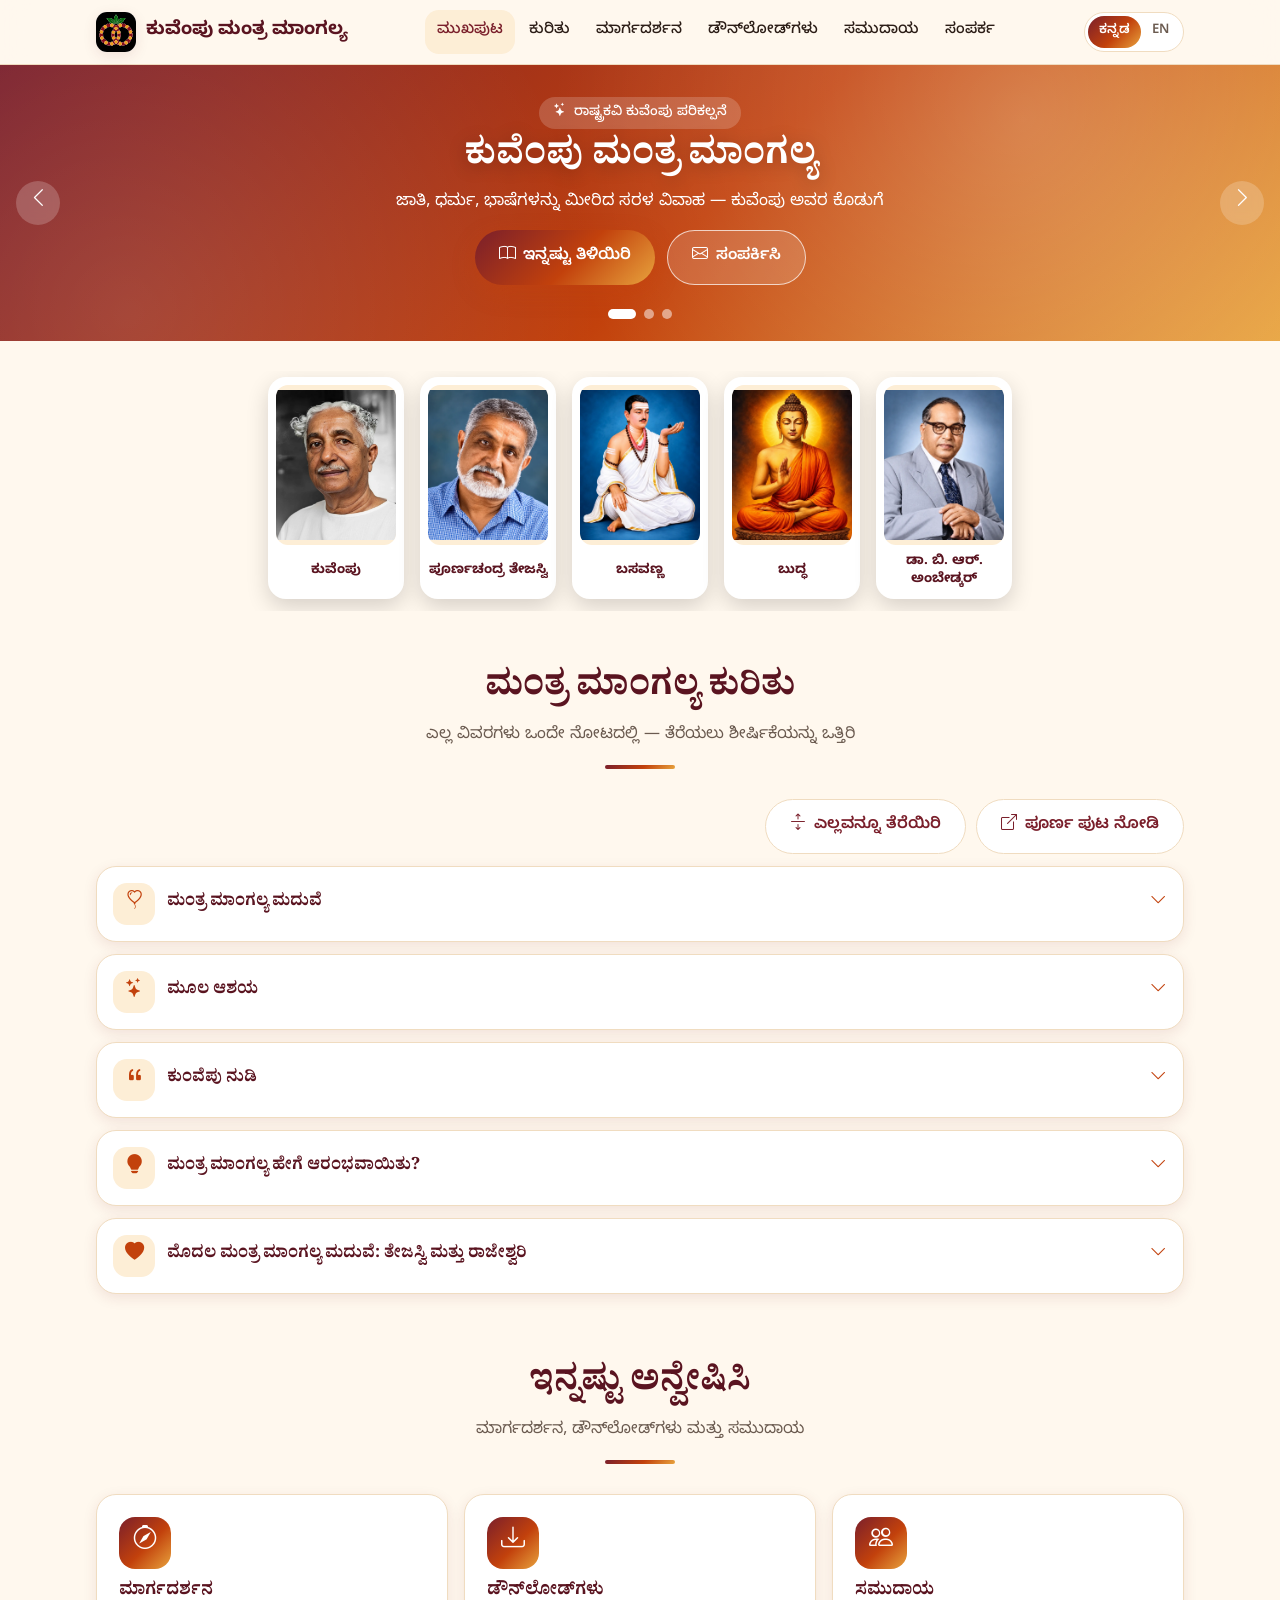
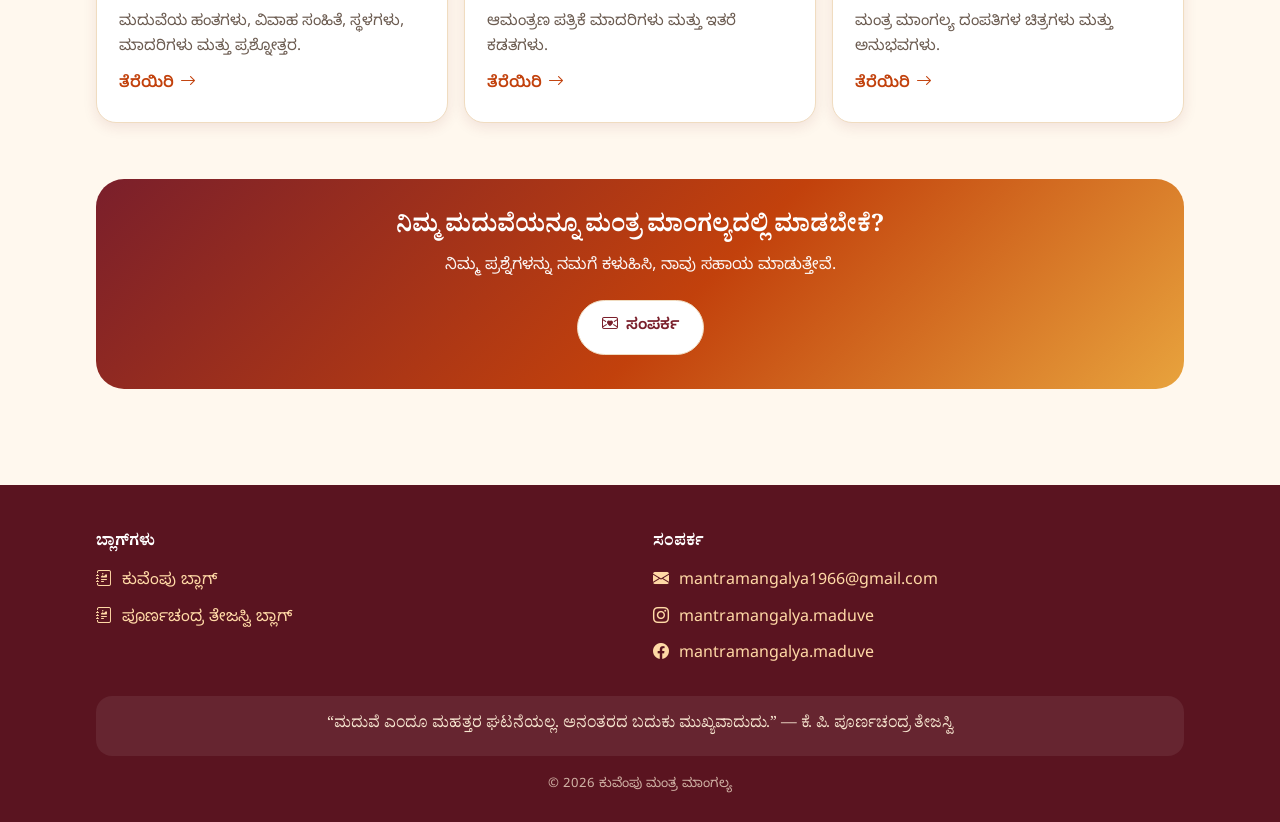
<file: frontend/index.html>
<!DOCTYPE html>
<html lang="kn">
<head>
<!-- Google tag -->
<script async src="https://www.googletagmanager.com/gtm.js?id=GTM-W94Q4SH7"></script>
<script>
  window.dataLayer = window.dataLayer || [];
  function gtag(){dataLayer.push(arguments);}
  gtag('js', new Date());
</script>

<meta charset="utf-8">
<meta name="viewport" content="width=device-width, initial-scale=1, viewport-fit=cover">
<title>ಕುವೆಂಪು ಮಂತ್ರ ಮಾಂಗಲ್ಯ | Kuvempu Mantra Mangalya</title>
<meta name="description" content="ಕುವೆಂಪು ಮಂತ್ರ ಮಾಂಗಲ್ಯ — ಕುವೆಂಪು ಅವರ ಸರಳ ವಿಶ್ವಮಾನವ ವಿವಾಹ ಪದ್ಧತಿ. Kuvempu Mantra Mangalya — simple universal wedding tradition.">
<meta name="theme-color" content="#7a1f2b">
<link rel="icon" href="favicon.svg" type="image/svg+xml">
<link rel="preconnect" href="https://fonts.googleapis.com"><link rel="preconnect" href="https://fonts.gstatic.com" crossorigin>
<link href="https://fonts.googleapis.com/css2?family=Noto+Sans+Kannada:wght@400;500;700&family=Noto+Serif+Kannada:wght@600;700&family=Poppins:wght@400;600;700&display=swap" rel="stylesheet">
<link rel="stylesheet" href="https://cdn.jsdelivr.net/npm/bootstrap-icons@1.11.3/font/bootstrap-icons.min.css">
<link rel="stylesheet" href="css/style.css">
</head>
<body data-page="home">
<div id="app-header"></div>
<main id="main">
  <section class="hero" id="heroSlider" aria-roledescription="carousel">
    <span class="float f1"></span><span class="float f2"></span><span class="float f3"></span>
    <div class="slides">
      <div class="slide"><div class="wrap">
        <span class="badge"><i class="bi bi-stars"></i><span data-i18n="hero.s1.badge"></span></span>
        <h1 data-i18n="hero.s1.title"></h1><p data-i18n="hero.s1.text"></p>
        <div class="ctas"><a class="btn btn-primary" href="#about"><i class="bi bi-book"></i><span data-i18n="hero.cta1"></span></a><a class="btn btn-ghost" href="contact/"><i class="bi bi-envelope"></i><span data-i18n="hero.cta2"></span></a></div>
      </div></div>
      <div class="slide"><div class="wrap">
        <span class="badge"><i class="bi bi-calendar-heart"></i><span data-i18n="hero.s2.badge"></span></span>
        <h2 data-i18n="hero.s2.title"></h2><p data-i18n="hero.s2.text"></p>
        <div class="ctas"><a class="btn btn-primary" href="about/#first"><i class="bi bi-heart-fill"></i><span data-i18n="hero.cta1"></span></a></div>
      </div></div>
      <div class="slide"><div class="wrap">
        <span class="badge"><i class="bi bi-quote"></i><span data-i18n="hero.s3.badge"></span></span>
        <h2 data-i18n="hero.s3.title"></h2><p data-i18n="hero.s3.text"></p>
        <div class="ctas"><a class="btn btn-primary" href="about/"><i class="bi bi-arrow-right-circle"></i><span data-i18n="hero.cta1"></span></a></div>
      </div></div>
    </div>
    <button class="s-arrow s-prev" data-i18n-aria="slider.prev" aria-label="Previous"><i class="bi bi-chevron-left"></i></button>
    <button class="s-arrow s-next" data-i18n-aria="slider.next" aria-label="Next"><i class="bi bi-chevron-right"></i></button>
    <div class="dots"></div>
  </section>


  <section class="block" id="about"><div class="wrap">
    <div class="sec-head"><h2 data-i18n="home.about.title"></h2><p data-i18n="home.about.sub"></p></div>
    <div class="acc-tools">
      <button class="btn btn-light" id="expandAll"><i class="bi bi-arrows-expand"></i><span data-i18n="btn.expand"></span></button>
      <a class="btn btn-light" href="about/"><i class="bi bi-box-arrow-up-right"></i><span data-i18n="btn.readfull"></span></a>
    </div>
    <div id="aboutBox" data-mode="accordion"></div>
  </div></section>

  <section class="block" style="padding-top:0"><div class="wrap">
    <div class="sec-head"><h2 data-i18n="home.explore.title"></h2><p data-i18n="home.explore.sub"></p></div>
    <div class="cards c3">
      <a class="card reveal" href="guidance/"><div class="ic"><i class="bi bi-compass"></i></div><h3 data-i18n="nav.guidance"></h3><p data-i18n="card.guidance"></p><span class="more"><span data-i18n="card.open"></span> <i class="bi bi-arrow-right"></i></span></a>
      <a class="card reveal" href="downloads/"><div class="ic"><i class="bi bi-download"></i></div><h3 data-i18n="nav.downloads"></h3><p data-i18n="card.downloads"></p><span class="more"><span data-i18n="card.open"></span> <i class="bi bi-arrow-right"></i></span></a>
      <a class="card reveal" href="community/"><div class="ic"><i class="bi bi-people"></i></div><h3 data-i18n="nav.community"></h3><p data-i18n="card.community"></p><span class="more"><span data-i18n="card.open"></span> <i class="bi bi-arrow-right"></i></span></a>
    </div>
  </div></section>

  <section class="block" style="padding-top:0"><div class="wrap"><div class="cta-band reveal">
    <h2 data-i18n="cta.title"></h2><p data-i18n="cta.text"></p>
    <a class="btn btn-light" href="contact/"><i class="bi bi-envelope-heart"></i><span data-i18n="nav.contact"></span></a>
  </div></div></section>
</main>
<div id="app-footer"></div>
<script src="js/config.js"></script>
<script src="data/manifest.js"></script>
<script src="js/i18n.js"></script>
<script src="js/about-content.js"></script>
<script src="js/app.js"></script>
</body>
</html>
</file>
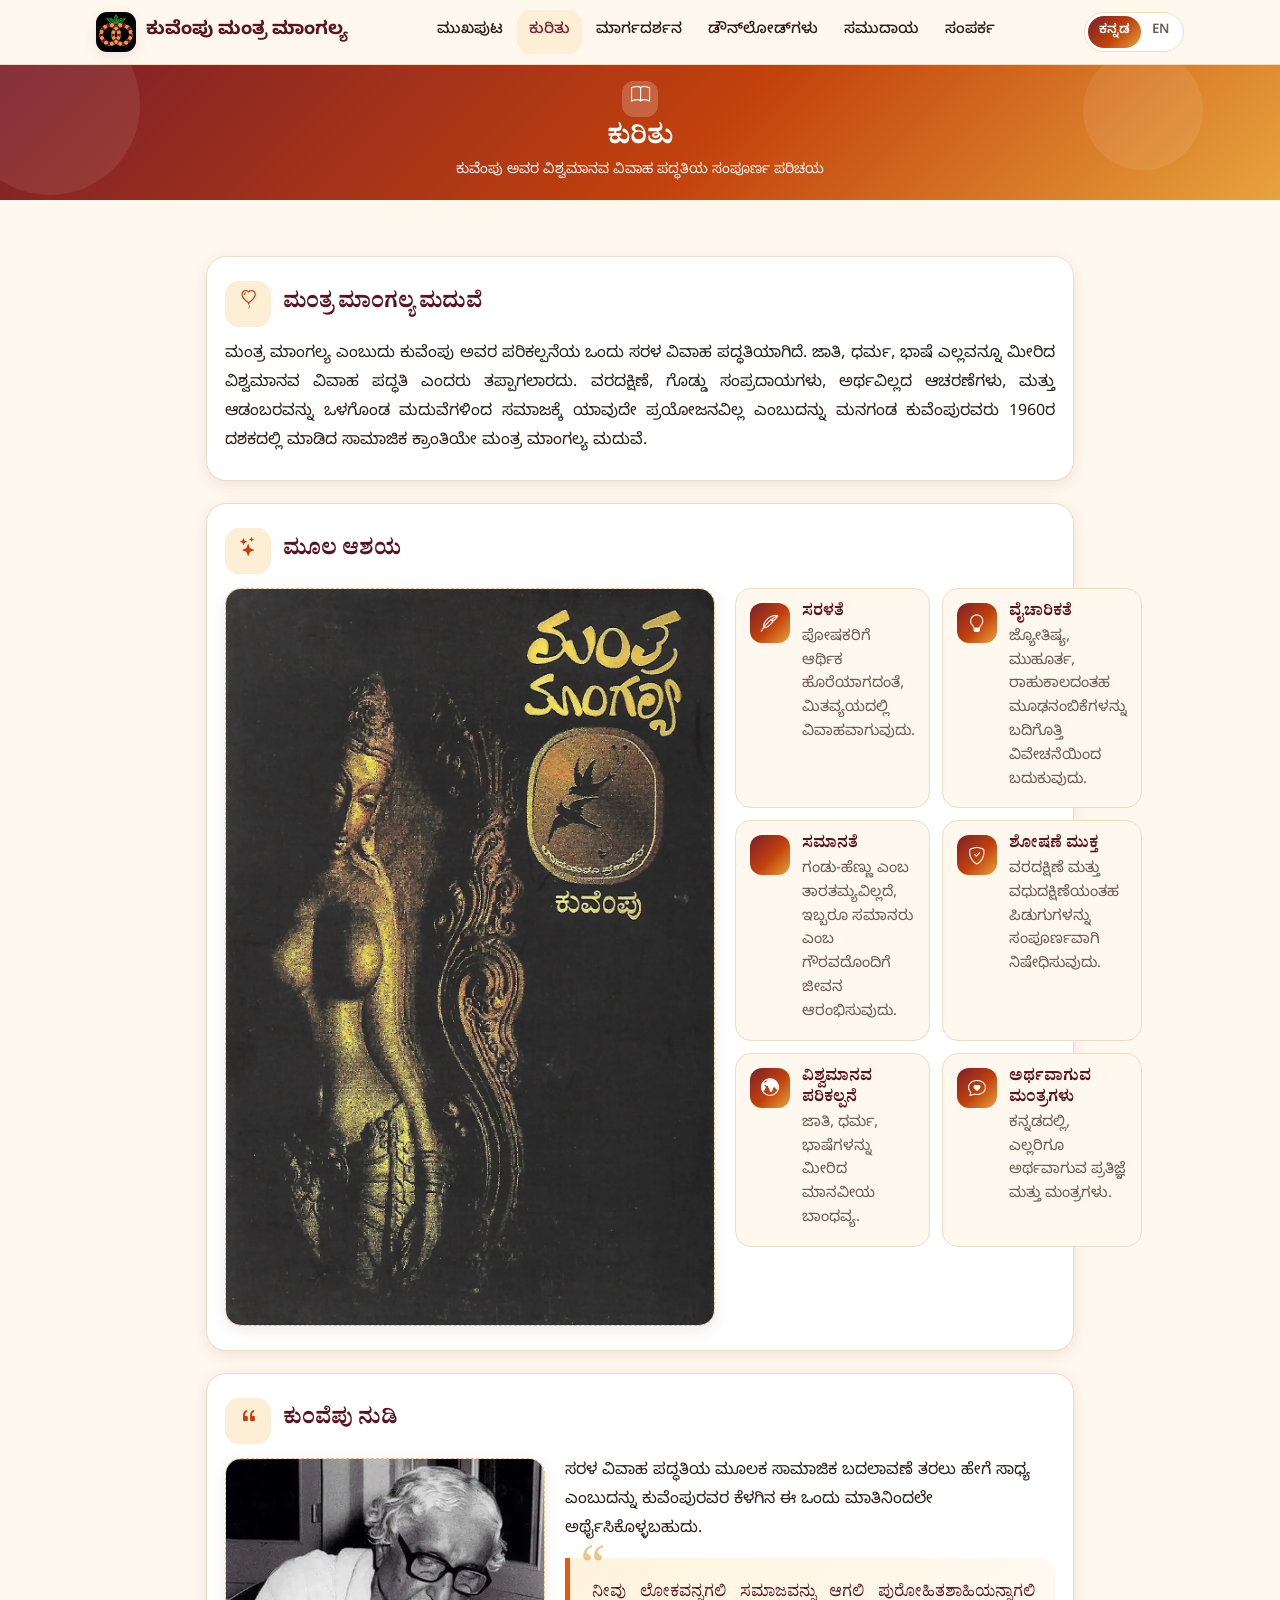
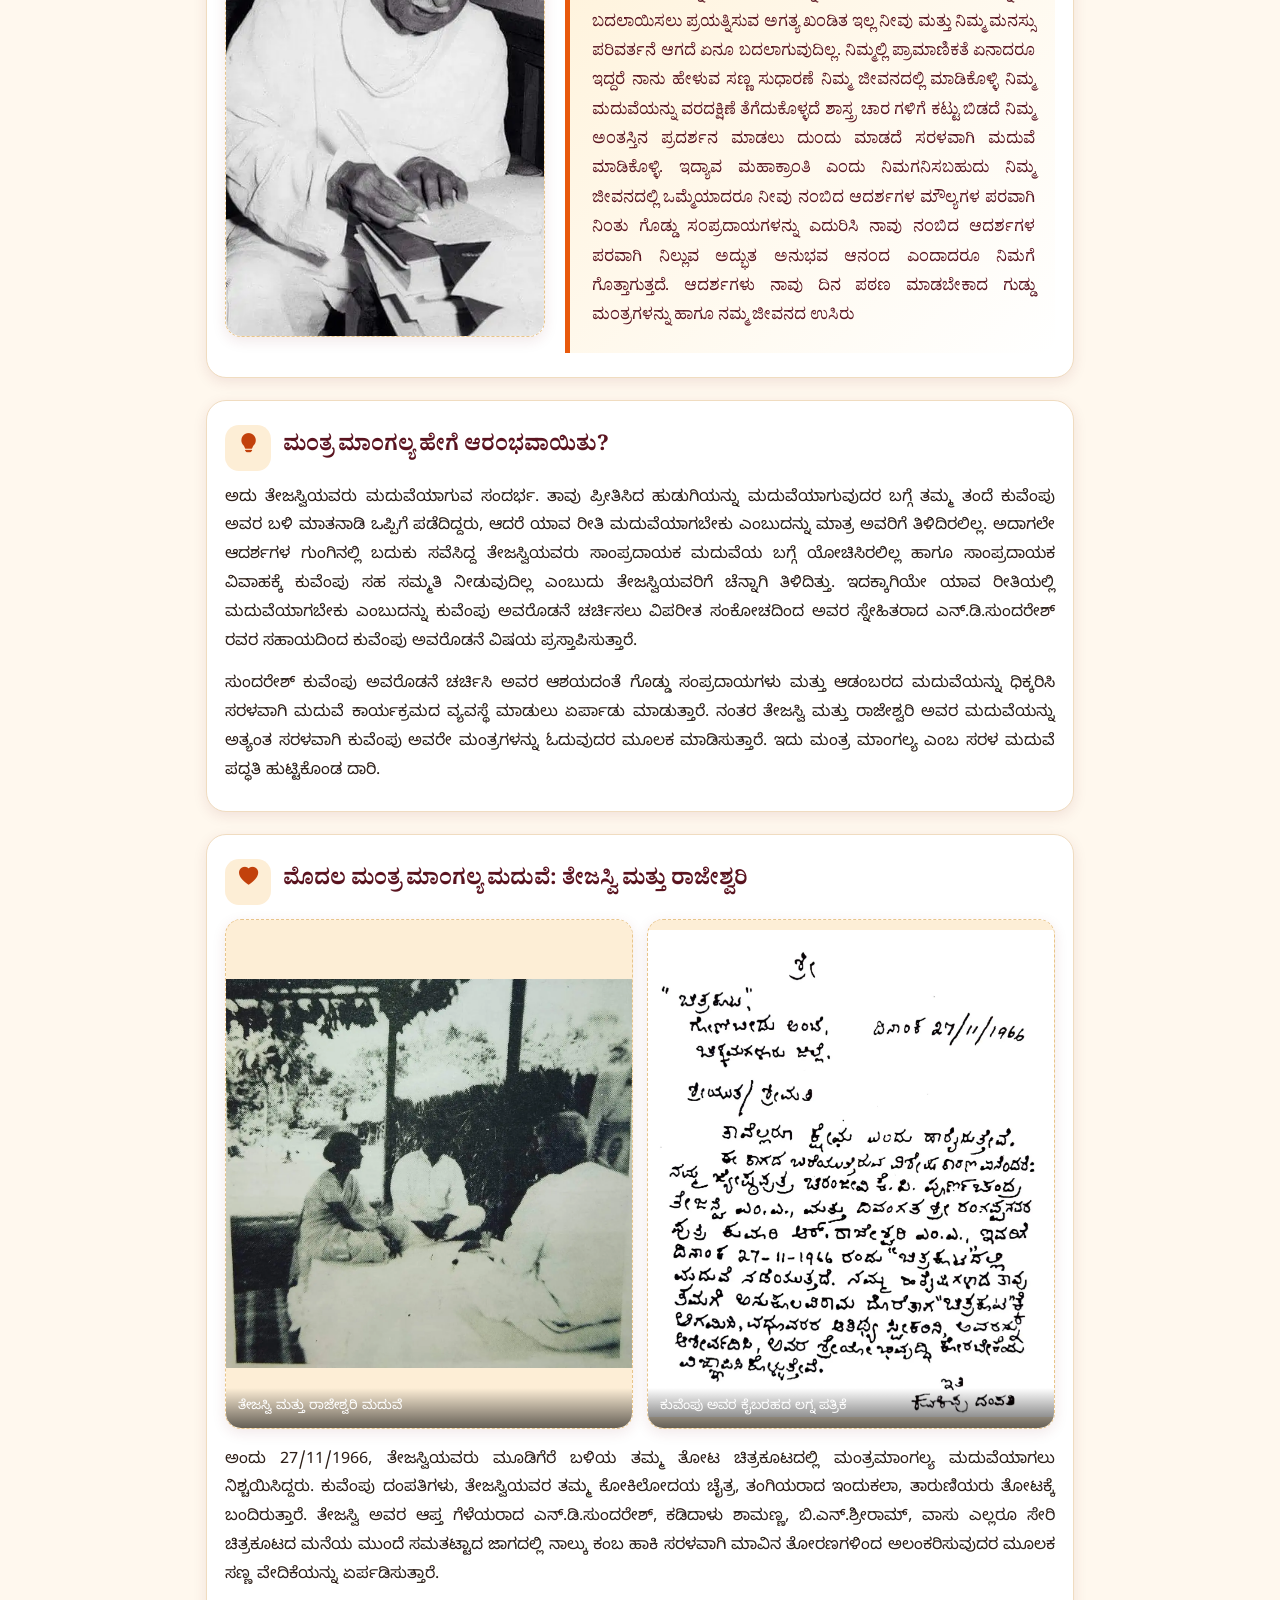
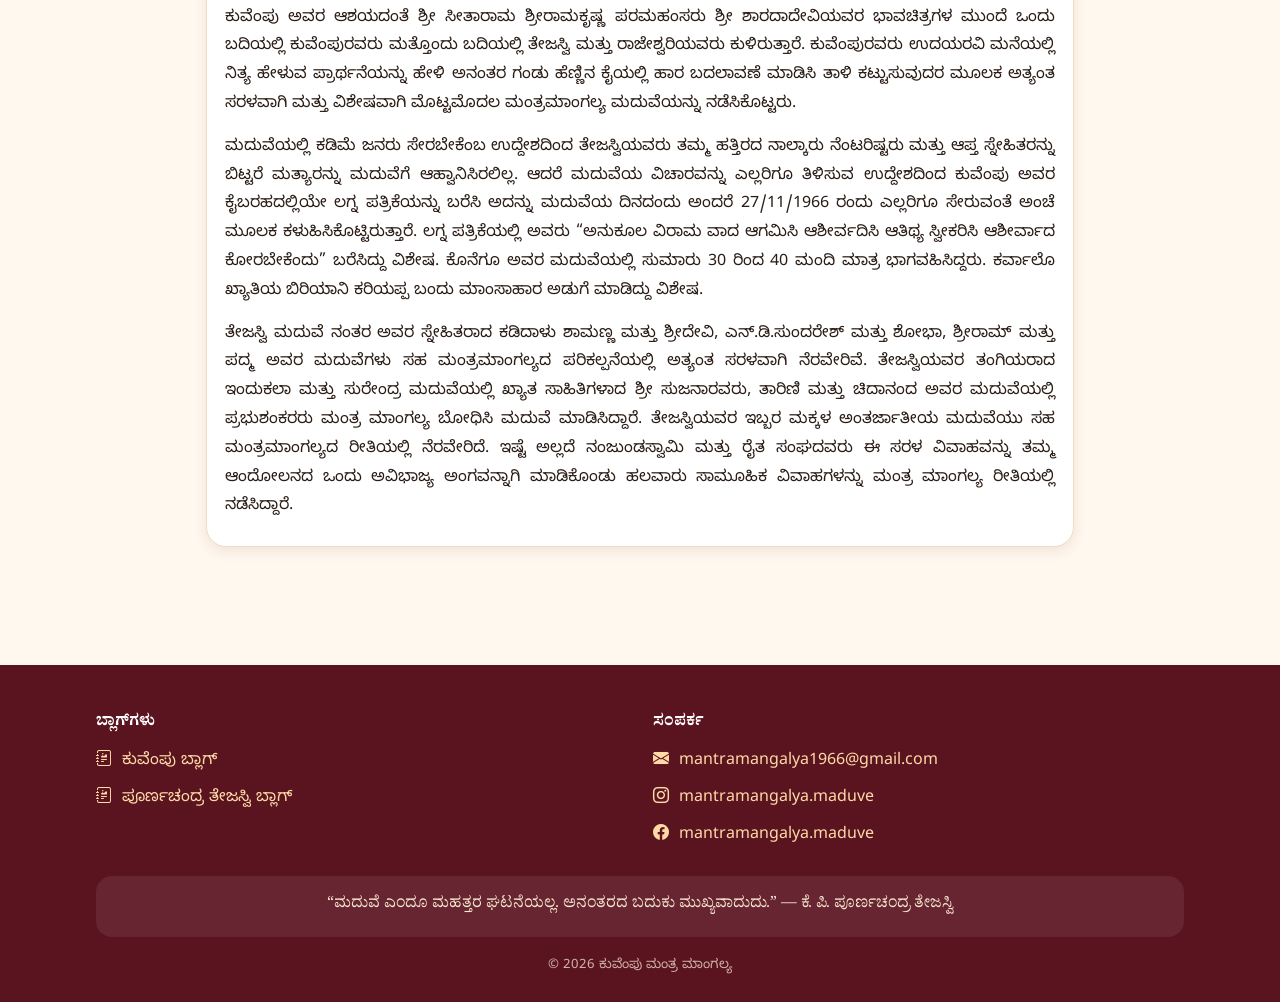
<file: frontend/about/index.html>
<!DOCTYPE html>
<html lang="kn">
<head>
<!-- Google tag -->
<script async src="https://www.googletagmanager.com/gtm.js?id=GTM-W94Q4SH7"></script>
<script>
  window.dataLayer = window.dataLayer || [];
  function gtag(){dataLayer.push(arguments);}
  gtag('js', new Date());
</script>

<meta charset="utf-8">
<meta name="viewport" content="width=device-width, initial-scale=1, viewport-fit=cover">
<title>ಕುರಿತು | ಕುವೆಂಪು ಮಂತ್ರ ಮಾಂಗಲ್ಯ</title>
<meta name="theme-color" content="#7a1f2b">
<link rel="icon" href="../favicon.svg" type="image/svg+xml">
<link rel="preconnect" href="https://fonts.googleapis.com"><link rel="preconnect" href="https://fonts.gstatic.com" crossorigin>
<link href="https://fonts.googleapis.com/css2?family=Noto+Sans+Kannada:wght@400;500;700&family=Noto+Serif+Kannada:wght@600;700&family=Poppins:wght@400;600;700&display=swap" rel="stylesheet">
<link rel="stylesheet" href="https://cdn.jsdelivr.net/npm/bootstrap-icons@1.11.3/font/bootstrap-icons.min.css">
<link rel="stylesheet" href="../css/style.css">
</head>
<body data-page="about" data-root="../">
<div id="app-header"></div>
<main id="main">
  <section class="page-hero"><span class="float f1"></span><span class="float f2"></span><div class="wrap"><div class="ic"><i class="bi bi-book"></i></div><h1 data-i18n="nav.about"></h1><p data-i18n="ph.about"></p></div></section>
  <section class="block"><div class="wrap" style="max-width:900px"><div id="aboutBox" data-mode="full"></div></div></section>
</main>
<div id="app-footer"></div>
<script src="../js/config.js"></script>
<script src="../data/manifest.js"></script>
<script src="../js/i18n.js"></script>
<script src="../js/about-content.js"></script>
<script src="../js/app.js"></script>
</body>
</html>
</file>
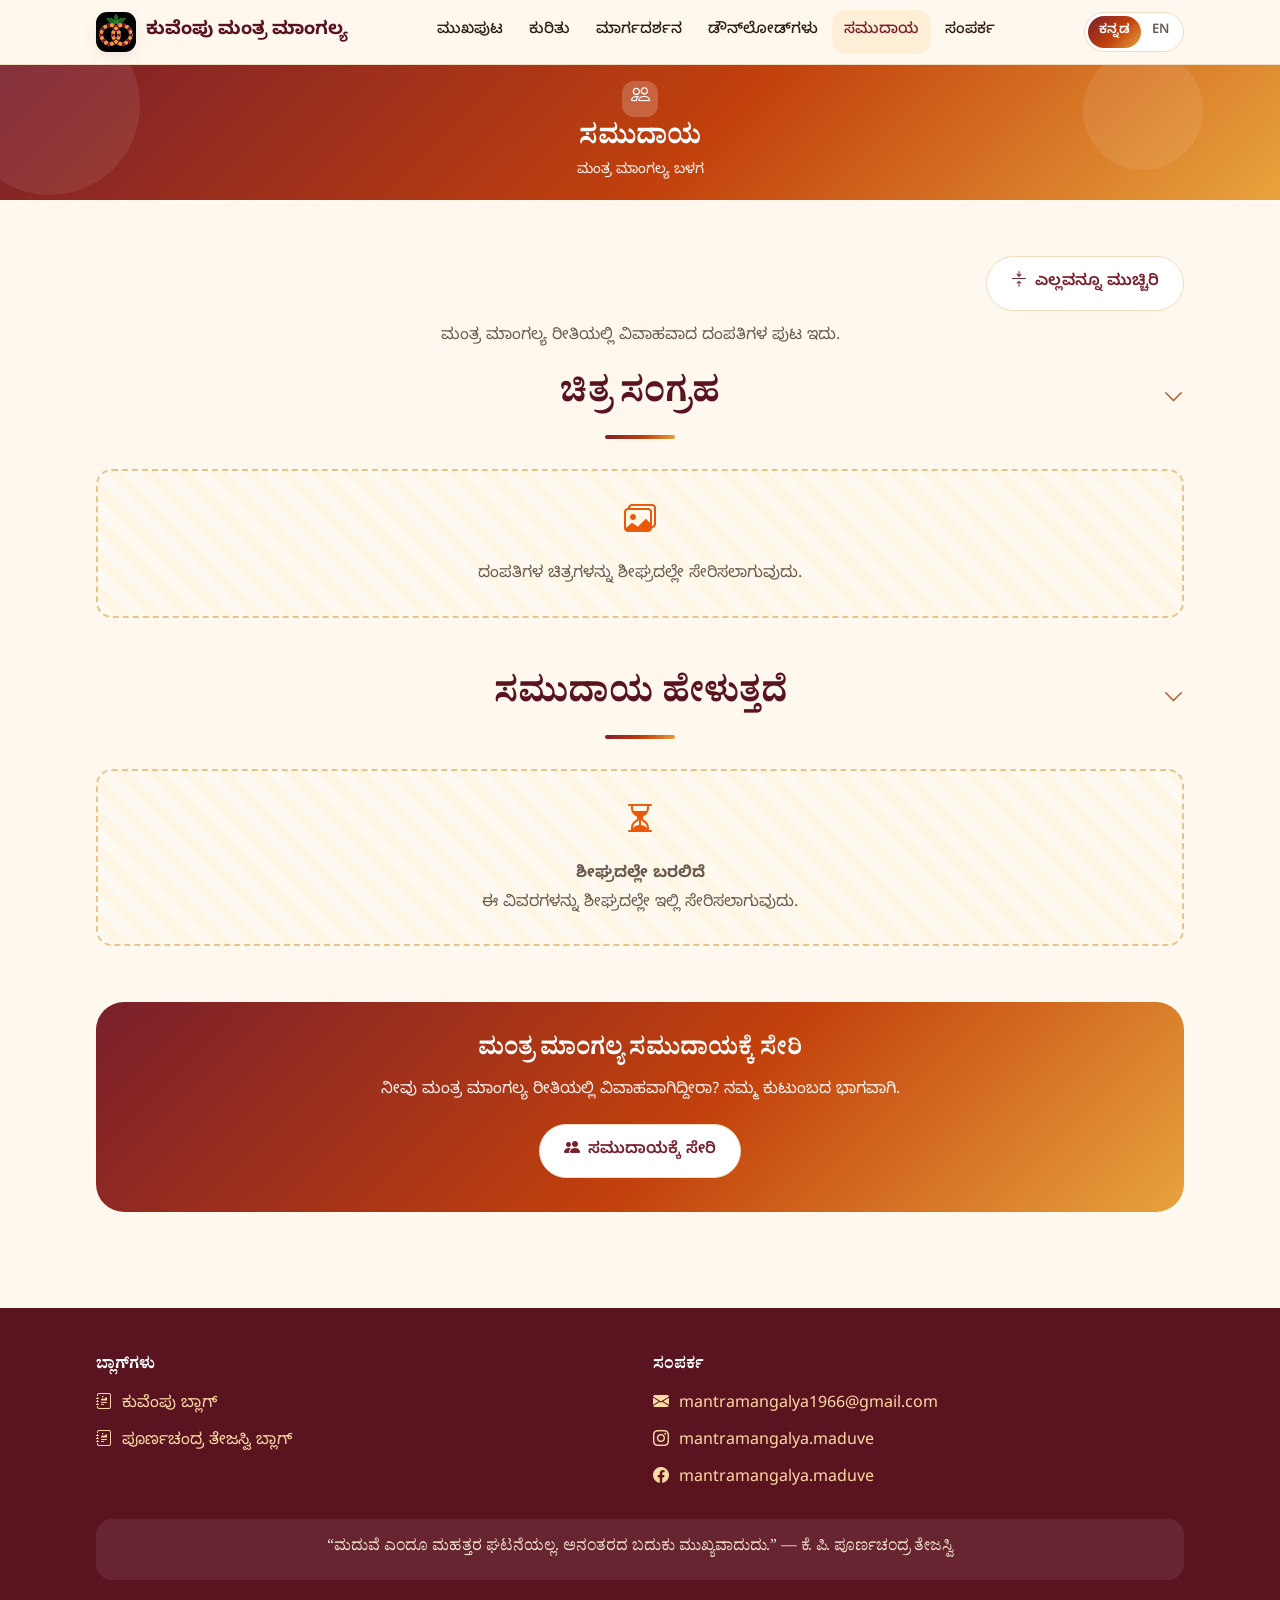
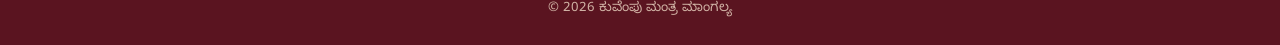
<file: frontend/community/index.html>
<!DOCTYPE html>
<html lang="kn">
<head>
<!-- Google tag -->
<script async src="https://www.googletagmanager.com/gtm.js?id=GTM-W94Q4SH7"></script>
<script>
  window.dataLayer = window.dataLayer || [];
  function gtag(){dataLayer.push(arguments);}
  gtag('js', new Date());
</script>

<meta charset="utf-8">
<meta name="viewport" content="width=device-width, initial-scale=1, viewport-fit=cover">
<title>ಸಮುದಾಯ | ಕುವೆಂಪು ಮಂತ್ರ ಮಾಂಗಲ್ಯ</title>
<meta name="theme-color" content="#7a1f2b">
<link rel="icon" href="../favicon.svg" type="image/svg+xml">
<link rel="preconnect" href="https://fonts.googleapis.com"><link rel="preconnect" href="https://fonts.gstatic.com" crossorigin>
<link href="https://fonts.googleapis.com/css2?family=Noto+Sans+Kannada:wght@400;500;700&family=Noto+Serif+Kannada:wght@600;700&family=Poppins:wght@400;600;700&display=swap" rel="stylesheet">
<link rel="stylesheet" href="https://cdn.jsdelivr.net/npm/bootstrap-icons@1.11.3/font/bootstrap-icons.min.css">
<link rel="stylesheet" href="../css/style.css">
</head>
<body data-page="community" data-root="../">
<div id="app-header"></div>
<main id="main">
  <section class="page-hero"><span class="float f1"></span><span class="float f2"></span><div class="wrap"><div class="ic"><i class="bi bi-people"></i></div><h1 data-i18n="nav.community"></h1><p data-i18n="ph.community"></p></div></section>
  <section class="block"><div class="wrap">
    <p class="com-intro" data-i18n="com.intro"></p>
    <div class="sec-head"><h2 data-i18n="com.gallery"></h2></div>
    <div id="coupleGrid"></div>
  </div></section>
  <section class="block" style="padding-top:0"><div class="wrap">
    <div class="sec-head"><h2 data-i18n="com.says"></h2></div>
    <div id="saysBox"></div>
  </div></section>
  <section class="block" style="padding-top:0"><div class="wrap"><div class="cta-band reveal">
    <h2 data-i18n="com.join.title"></h2><p data-i18n="com.join.text"></p>
    <button type="button" class="btn btn-light" id="joinBtn"><i class="bi bi-people-fill"></i><span data-i18n="com.join.btn"></span></button>
  </div></div></section>
</main>
<div id="app-footer"></div>
<script src="../js/config.js"></script>
<script src="../data/manifest.js"></script>
<script src="../js/i18n.js"></script>
<script src="../js/app.js"></script>
<script src="../js/browse.js"></script>
<script src="../js/community.js"></script>
</body>
</html>
</file>
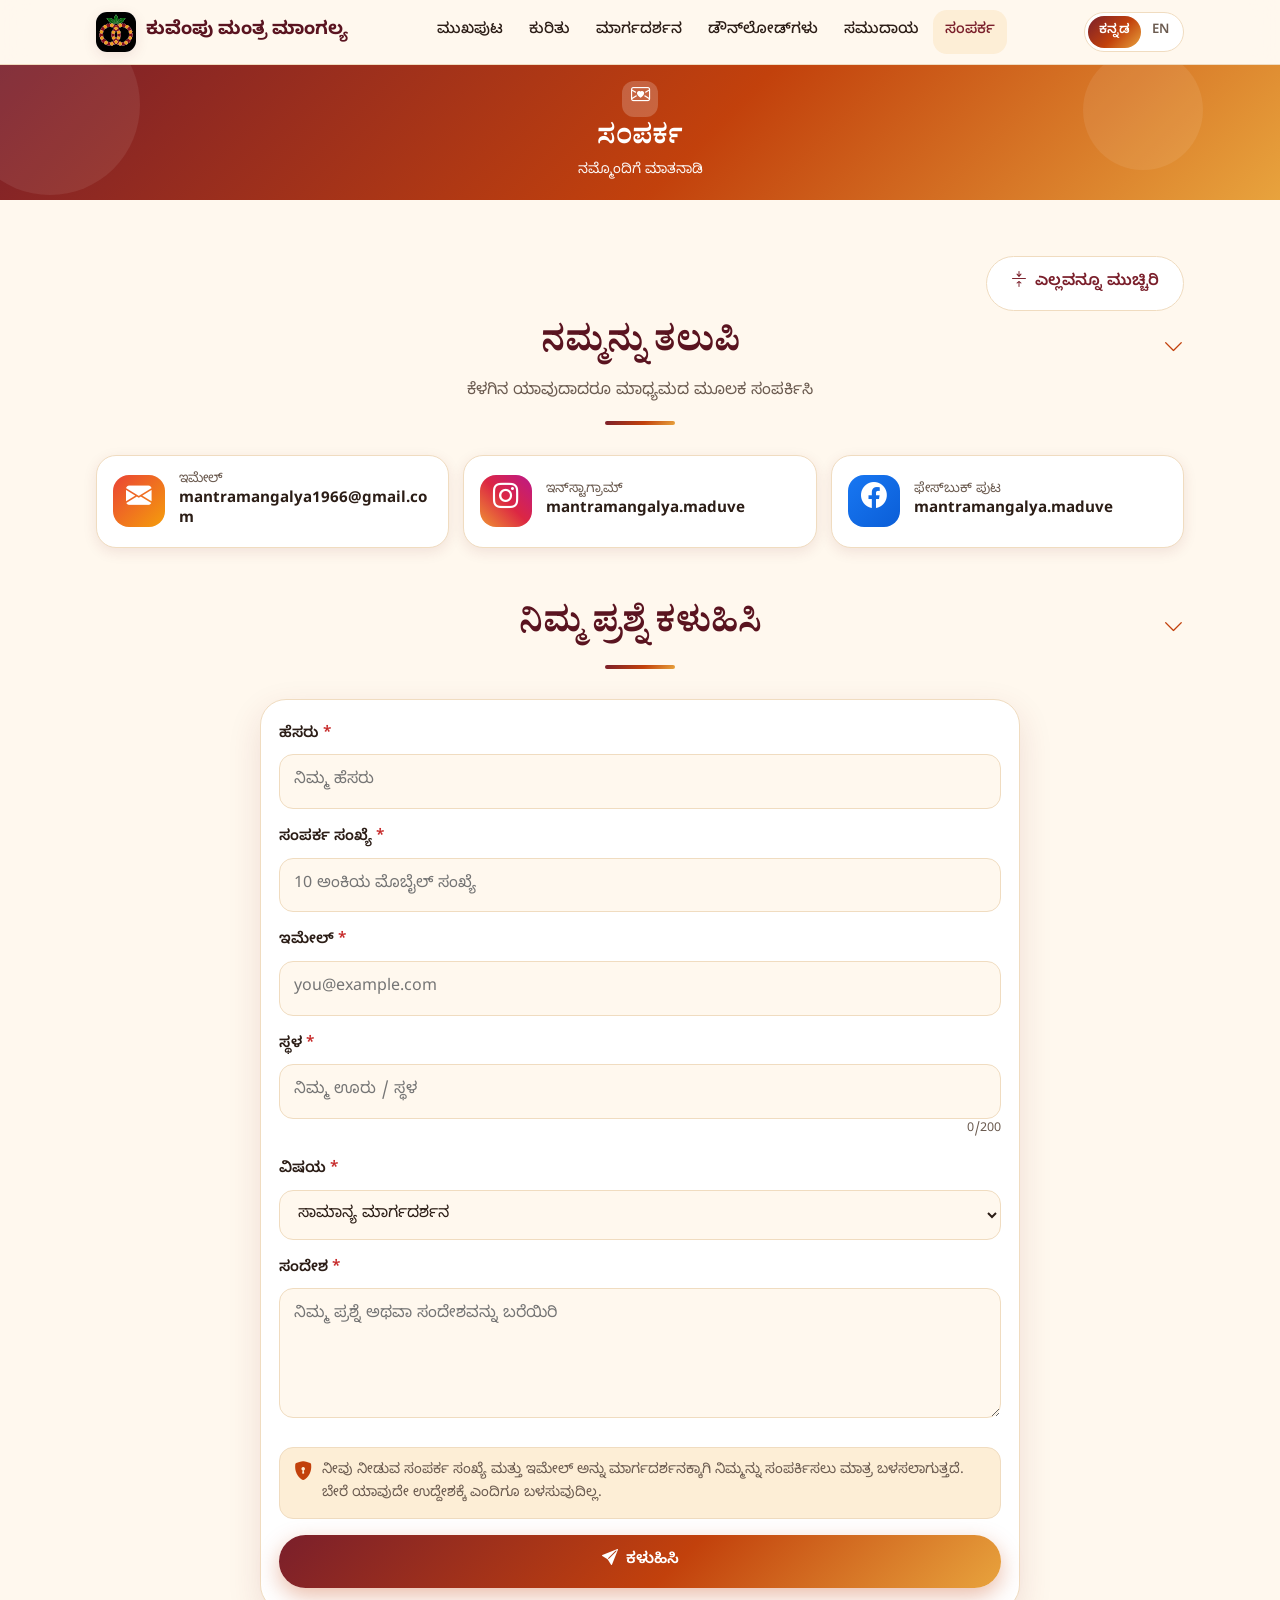
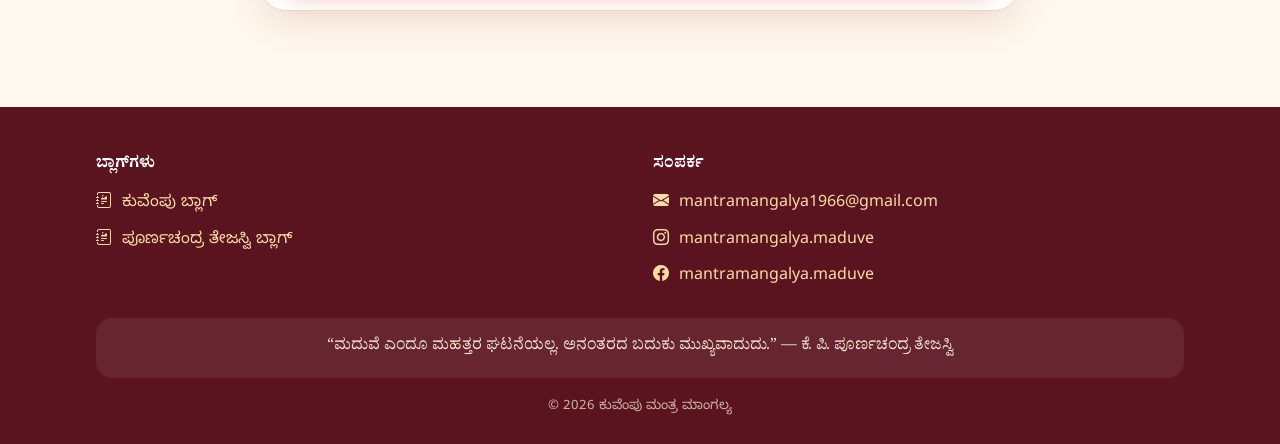
<file: frontend/contact/index.html>
<!DOCTYPE html>
<html lang="kn">
<head>
<!-- Google tag -->
<script async src="https://www.googletagmanager.com/gtm.js?id=GTM-W94Q4SH7"></script>
<script>
  window.dataLayer = window.dataLayer || [];
  function gtag(){dataLayer.push(arguments);}
  gtag('js', new Date());
</script>

<meta charset="utf-8">
<meta name="viewport" content="width=device-width, initial-scale=1, viewport-fit=cover">
<title>ಸಂಪರ್ಕ | ಕುವೆಂಪು ಮಂತ್ರ ಮಾಂಗಲ್ಯ</title>
<meta name="theme-color" content="#7a1f2b">
<link rel="icon" href="../favicon.svg" type="image/svg+xml">
<link rel="preconnect" href="https://fonts.googleapis.com"><link rel="preconnect" href="https://fonts.gstatic.com" crossorigin>
<link href="https://fonts.googleapis.com/css2?family=Noto+Sans+Kannada:wght@400;500;700&family=Noto+Serif+Kannada:wght@600;700&family=Poppins:wght@400;600;700&display=swap" rel="stylesheet">
<link rel="stylesheet" href="https://cdn.jsdelivr.net/npm/bootstrap-icons@1.11.3/font/bootstrap-icons.min.css">
<link rel="stylesheet" href="../css/style.css">
</head>
<body data-page="contact" data-root="../">
<div id="app-header"></div>
<main id="main">
  <section class="page-hero"><span class="float f1"></span><span class="float f2"></span><div class="wrap"><div class="ic"><i class="bi bi-envelope-heart"></i></div><h1 data-i18n="nav.contact"></h1><p data-i18n="ph.contact"></p></div></section>

  <section class="block"><div class="wrap">
    <div class="sec-head"><h2 data-i18n="contact.reach"></h2><p data-i18n="contact.reach.sub"></p></div>
    <div class="social-grid">
      <a class="social reveal" href="mailto:mantramangalya1966@gmail.com"><span class="ic mail"><i class="bi bi-envelope-fill"></i></span><span><small data-i18n="contact.email"></small><b>mantramangalya1966@gmail.com</b></span></a>
      <a class="social reveal" href="https://www.instagram.com/mantramangalya.maduve" target="_blank" rel="noopener"><span class="ic insta"><i class="bi bi-instagram"></i></span><span><small data-i18n="contact.instagram"></small><b>mantramangalya.maduve</b></span></a>
      <a class="social reveal" href="https://www.facebook.com/mantramangalya.maduve" target="_blank" rel="noopener"><span class="ic fb"><i class="bi bi-facebook"></i></span><span><small data-i18n="contact.facebook"></small><b>mantramangalya.maduve</b></span></a>
    </div>
  </div></section>

  <section class="block" style="padding-top:0"><div class="wrap">
    <div class="sec-head"><h2 data-i18n="form.title"></h2></div>
    <form class="form-card reveal" id="queryForm" novalidate>
      <div class="alert ok" id="alertOk" role="status"><i class="bi bi-check-circle-fill"></i><span></span></div>
      <div class="alert bad" id="alertBad" role="alert"><i class="bi bi-exclamation-triangle-fill"></i><span></span></div>

      <div class="field"><label for="f-name"><span data-i18n="form.name"></span> <span class="req">*</span></label>
        <input id="f-name" name="Name" type="text" maxlength="60" autocomplete="name" data-i18n-placeholder="form.ph.name" required>
        <div class="err" role="alert"></div></div>

      <div class="field"><label for="f-phone"><span data-i18n="form.phone"></span> <span class="req">*</span></label>
        <input id="f-phone" name="Contact Number" type="tel" inputmode="numeric" maxlength="10" autocomplete="tel-national" data-i18n-placeholder="form.ph.phone" required>
        <div class="err" role="alert"></div></div>

      <div class="field"><label for="f-email"><span data-i18n="form.email"></span> <span class="req">*</span></label>
        <input id="f-email" name="Email" type="email" autocomplete="email" data-i18n-placeholder="form.ph.email" required>
        <div class="err" role="alert"></div></div>

      <div class="field"><label for="f-place"><span data-i18n="form.place"></span> <span class="req">*</span></label>
        <input id="f-place" name="Place" type="text" autocomplete="address-level2" data-i18n-placeholder="form.ph.place" required>
        <div class="hint" id="cnt-place">0/200</div><div class="err" role="alert"></div></div>

      <div class="field"><label for="f-topic"><span data-i18n="form.topic"></span> <span class="req">*</span></label>
        <select id="f-topic" name="Topic" required></select>
        <div class="err" role="alert"></div></div>

      <div class="field"><label for="f-message"><span data-i18n="form.message"></span> <span class="req">*</span></label>
        <textarea id="f-message" name="Message" data-i18n-placeholder="form.ph.message" required></textarea>
        <div class="err" role="alert"></div></div>

      <div class="consent"><i class="bi bi-shield-lock-fill"></i><p data-i18n="form.consent"></p></div>

      <input class="hp" id="f-website" name="website" type="text" tabindex="-1" autocomplete="off" aria-hidden="true">
      <button class="btn btn-primary" id="submitBtn" type="submit" style="width:100%"><i class="bi bi-send-fill"></i><span data-i18n="form.submit"></span></button>
    </form>
  </div></section>
</main>
<div id="app-footer"></div>
<script src="../js/config.js"></script>
<script src="../data/manifest.js"></script>
<script src="../js/i18n.js"></script>
<script src="../js/app.js"></script>
</body>
</html>
</file>
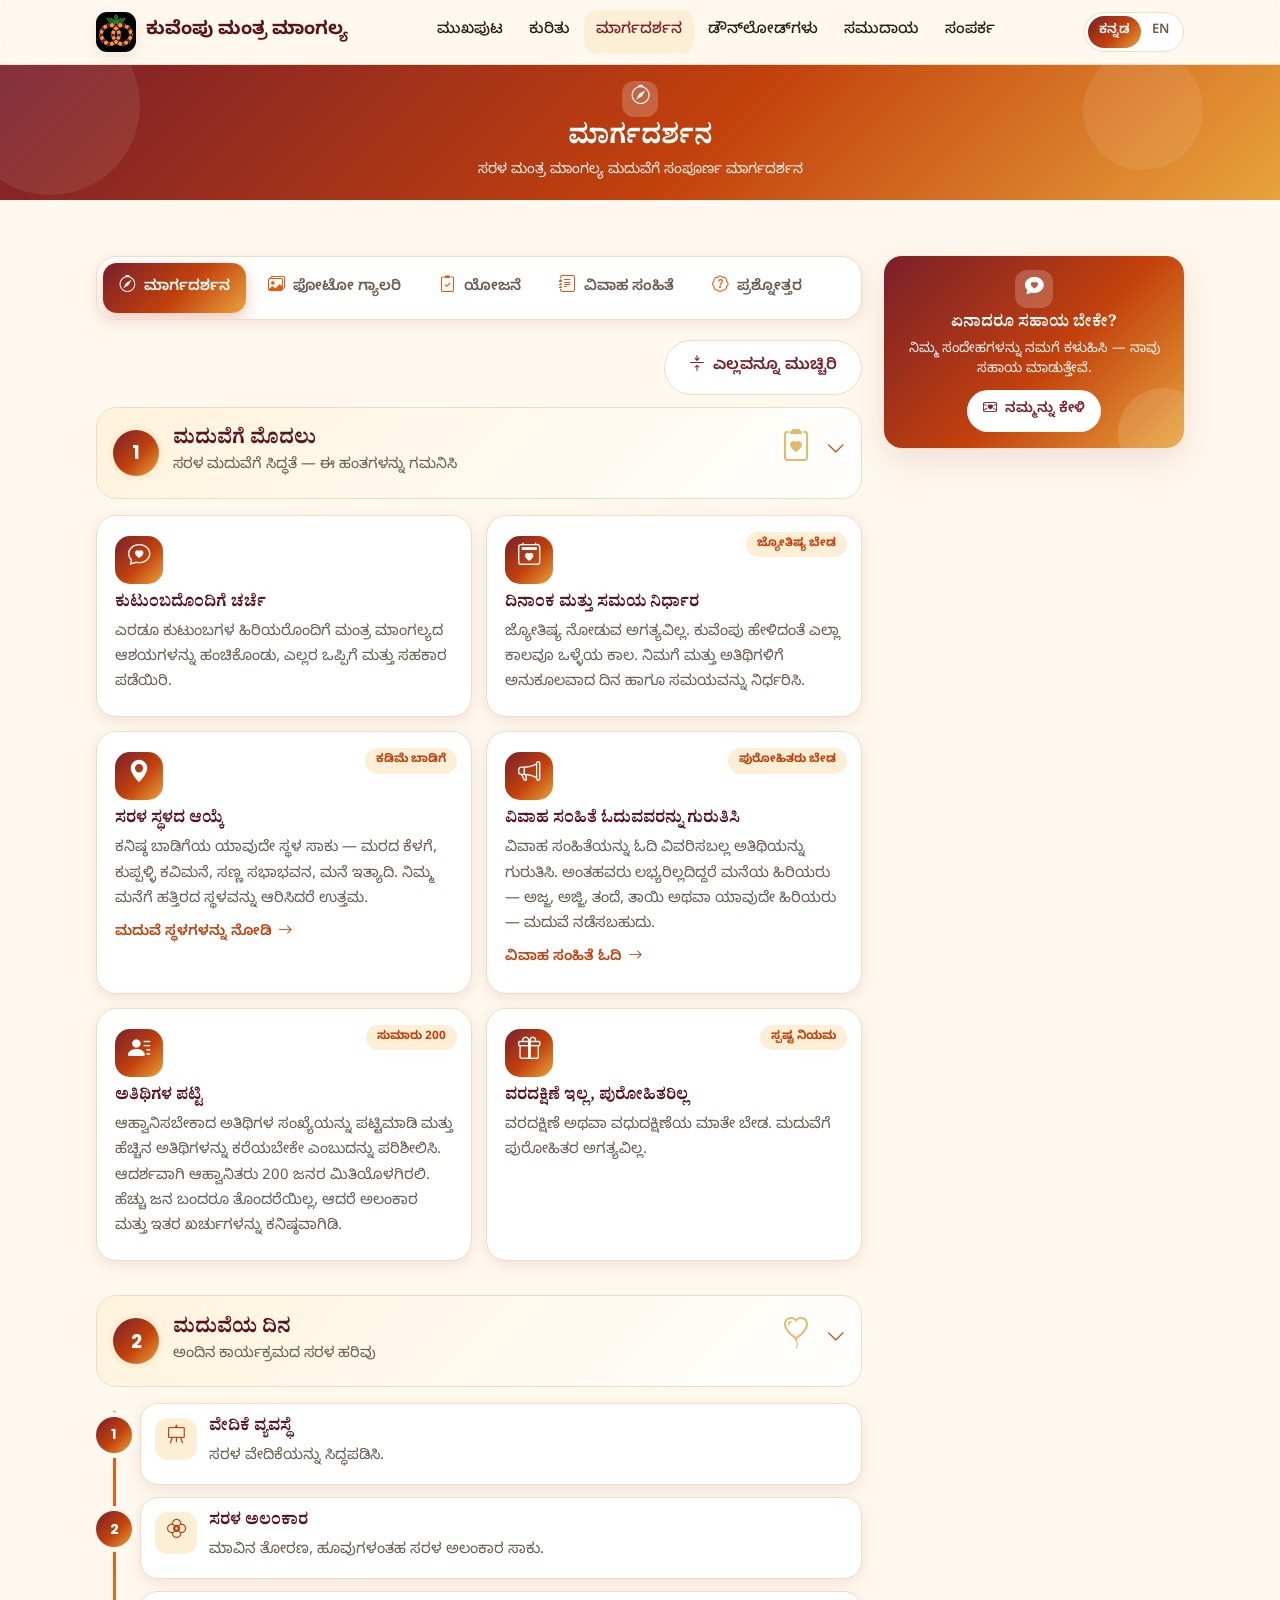
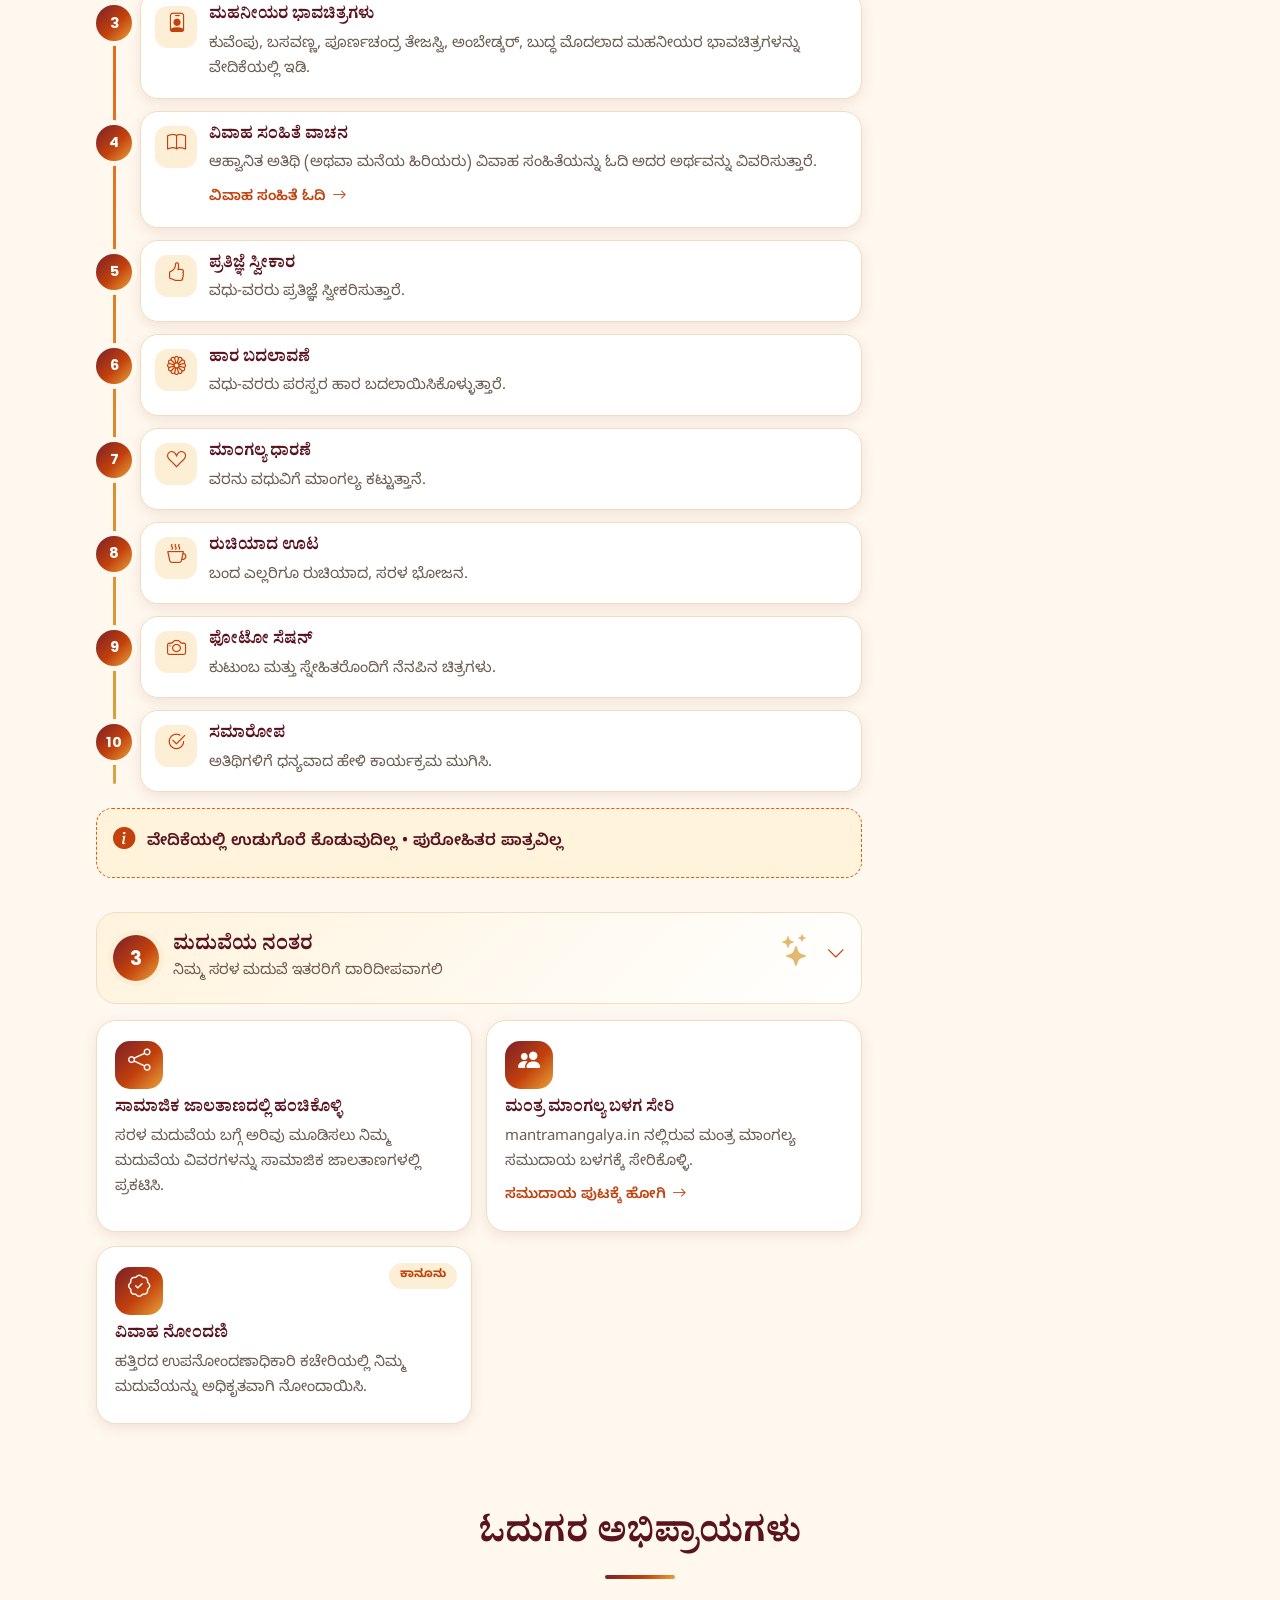
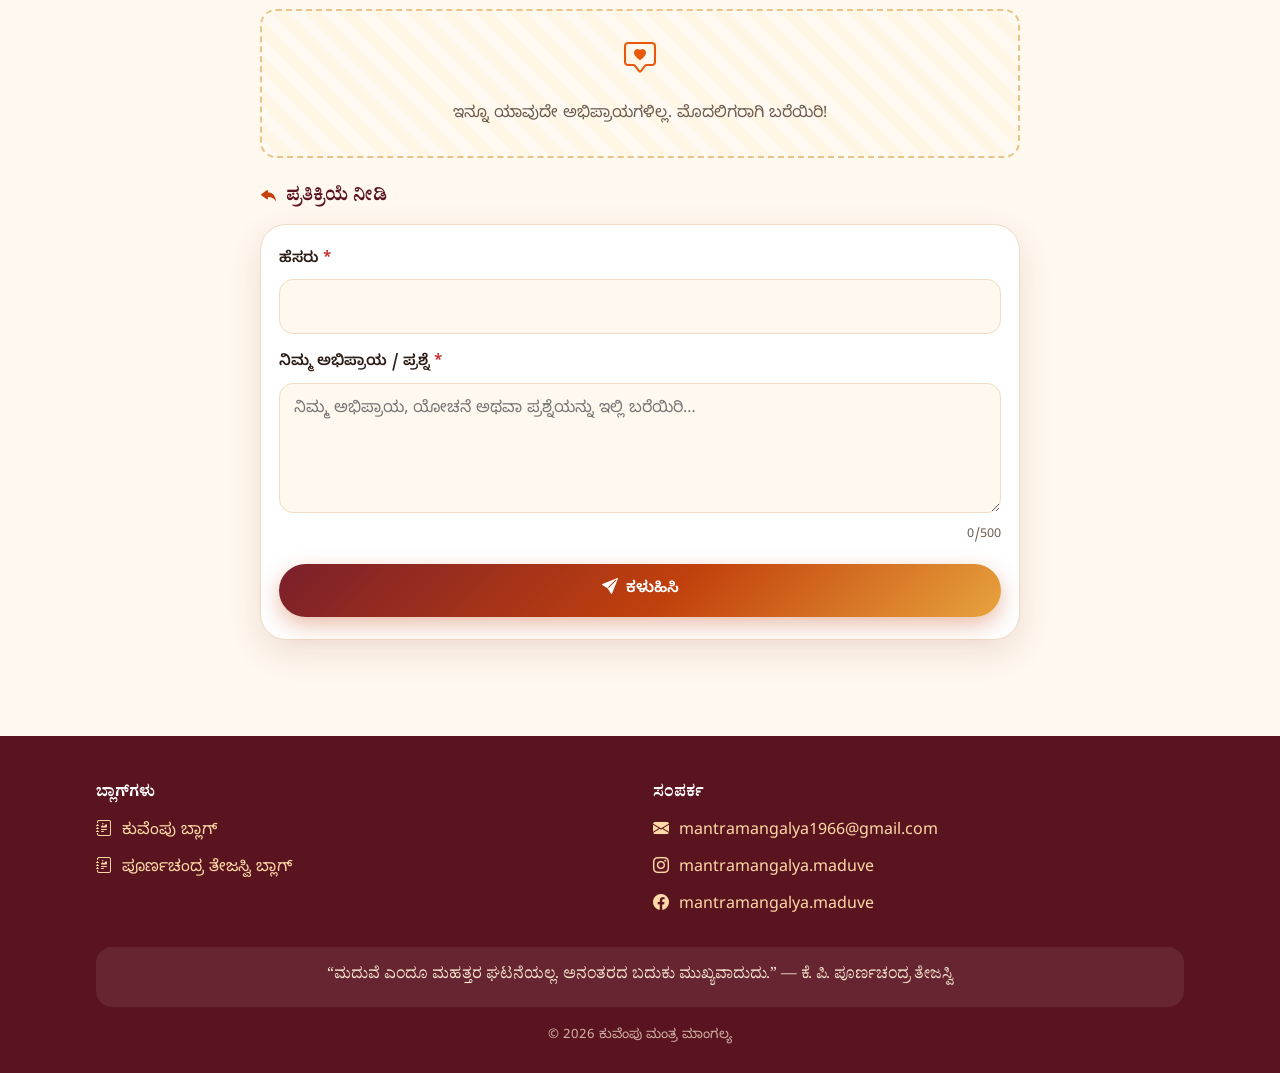
<file: frontend/guidance/index.html>
<!DOCTYPE html>
<html lang="kn">
<head>
<!-- Google tag -->
<script async src="https://www.googletagmanager.com/gtm.js?id=GTM-W94Q4SH7"></script>
<script>
  window.dataLayer = window.dataLayer || [];
  function gtag(){dataLayer.push(arguments);}
  gtag('js', new Date());
</script>

<meta charset="utf-8">
<meta name="viewport" content="width=device-width, initial-scale=1, viewport-fit=cover">
<title>ಮಾರ್ಗದರ್ಶನ | ಕುವೆಂಪು ಮಂತ್ರ ಮಾಂಗಲ್ಯ</title>
<meta name="theme-color" content="#7a1f2b">
<link rel="icon" href="../favicon.svg" type="image/svg+xml">
<link rel="preconnect" href="https://fonts.googleapis.com"><link rel="preconnect" href="https://fonts.gstatic.com" crossorigin>
<link href="https://fonts.googleapis.com/css2?family=Noto+Sans+Kannada:wght@400;500;700&family=Noto+Serif+Kannada:wght@600;700&family=Poppins:wght@400;600;700&display=swap" rel="stylesheet">
<link rel="stylesheet" href="https://cdn.jsdelivr.net/npm/bootstrap-icons@1.11.3/font/bootstrap-icons.min.css">
<link rel="stylesheet" href="../css/style.css">
</head>
<body data-page="guidance" data-root="../">
<div id="app-header"></div>
<main id="main">
  <section class="page-hero"><span class="float f1"></span><span class="float f2"></span><div class="wrap"><div class="ic"><i class="bi bi-compass"></i></div><h1 data-i18n="nav.guidance"></h1><p data-i18n="ph.guidance"></p></div></section>
  <section class="block"><div class="wrap">
    <div class="g-layout">
      <div class="g-main">
        <div class="tabs" id="gTabs" role="tablist">
          <button class="tab" id="tabbtn-guidance" data-tab="guidance" role="tab" aria-controls="tab-guidance"><i class="bi bi-compass"></i><span data-i18n="g.tab.guidance"></span></button>
          <button class="tab" id="tabbtn-gallery" data-tab="gallery" role="tab" aria-controls="tab-gallery"><i class="bi bi-images"></i><span data-i18n="g.tab.gallery"></span></button>
          <button class="tab" id="tabbtn-plan" data-tab="plan" role="tab" aria-controls="tab-plan"><i class="bi bi-clipboard2-check"></i><span data-i18n="g.tab.plan"></span></button>
          <button class="tab" id="tabbtn-code" data-tab="code" role="tab" aria-controls="tab-code"><i class="bi bi-journal-text"></i><span data-i18n="g.tab.code"></span></button>
          <button class="tab" id="tabbtn-faq" data-tab="faq" role="tab" aria-controls="tab-faq"><i class="bi bi-patch-question"></i><span data-i18n="g.tab.faq"></span></button>
        </div>
        <div class="panes">
          <section class="pane" id="tab-guidance" role="tabpanel" aria-labelledby="tabbtn-guidance" hidden></section>
          <section class="pane" id="tab-gallery" role="tabpanel" aria-labelledby="tabbtn-gallery" hidden></section>
          <section class="pane" id="tab-plan" role="tabpanel" aria-labelledby="tabbtn-plan" hidden></section>
          <section class="pane" id="tab-code" role="tabpanel" aria-labelledby="tabbtn-code" hidden></section>
          <section class="pane" id="tab-faq" role="tabpanel" aria-labelledby="tabbtn-faq" hidden></section>
        </div>
      </div>
      <aside class="g-side">
        <div class="ask-card">
          <div class="ask-ic"><i class="bi bi-chat-heart-fill"></i></div>
          <h3 data-i18n="g.ask.title"></h3>
          <p data-i18n="g.ask.text"></p>
          <a class="btn btn-primary" href="../contact/"><i class="bi bi-envelope-heart"></i><span data-i18n="guid.ask.btn"></span></a>
        </div>
      </aside>
    </div>
  </div></section>

  <section class="block" id="comments" style="padding-top:0"><div class="wrap">
    <div class="sec-head"><h2 data-i18n="cm.title"></h2></div>
    <div id="cmList"></div>
    <h3 class="cm-reply" id="cmReply"><i class="bi bi-reply-fill"></i><span data-i18n="cm.reply"></span></h3>
    <form class="form-card" id="cmForm" novalidate>
      <div class="alert ok" id="cmOk" role="status"><i class="bi bi-check-circle-fill"></i><span></span></div>
      <div class="alert bad" id="cmBad" role="alert"><i class="bi bi-exclamation-triangle-fill"></i><span></span></div>
      <div class="field" data-k="name"><label for="cm-name"><span data-i18n="cm.name"></span> <span class="req">*</span></label>
        <input id="cm-name" type="text" maxlength="30" autocomplete="name"><div class="err" role="alert"></div></div>
      <div class="field" data-k="text"><label for="cm-text"><span data-i18n="cm.comment"></span> <span class="req">*</span></label>
        <textarea id="cm-text" maxlength="500" data-i18n-placeholder="cm.ph"></textarea><div class="hint" id="cm-cnt">0/500</div><div class="err" role="alert"></div></div>
      <input class="hp" id="cm-website" type="text" tabindex="-1" autocomplete="off" aria-hidden="true">
      <button class="btn btn-primary" id="cmSubmit" type="submit" style="width:100%"><i class="bi bi-send-fill"></i><span data-i18n="cm.submit"></span></button>
    </form>
  </div></section>
</main>
<div id="app-footer"></div>
<script src="../js/config.js"></script>
<script src="../data/manifest.js"></script>
<script src="../js/i18n.js"></script>
<script src="../js/guide-content.js"></script>
<script src="../js/docgen.js"></script>
<script src="../js/app.js"></script>
<script src="../js/browse.js"></script>
<script src="../js/guidance.js"></script>
</body>
</html>
</file>
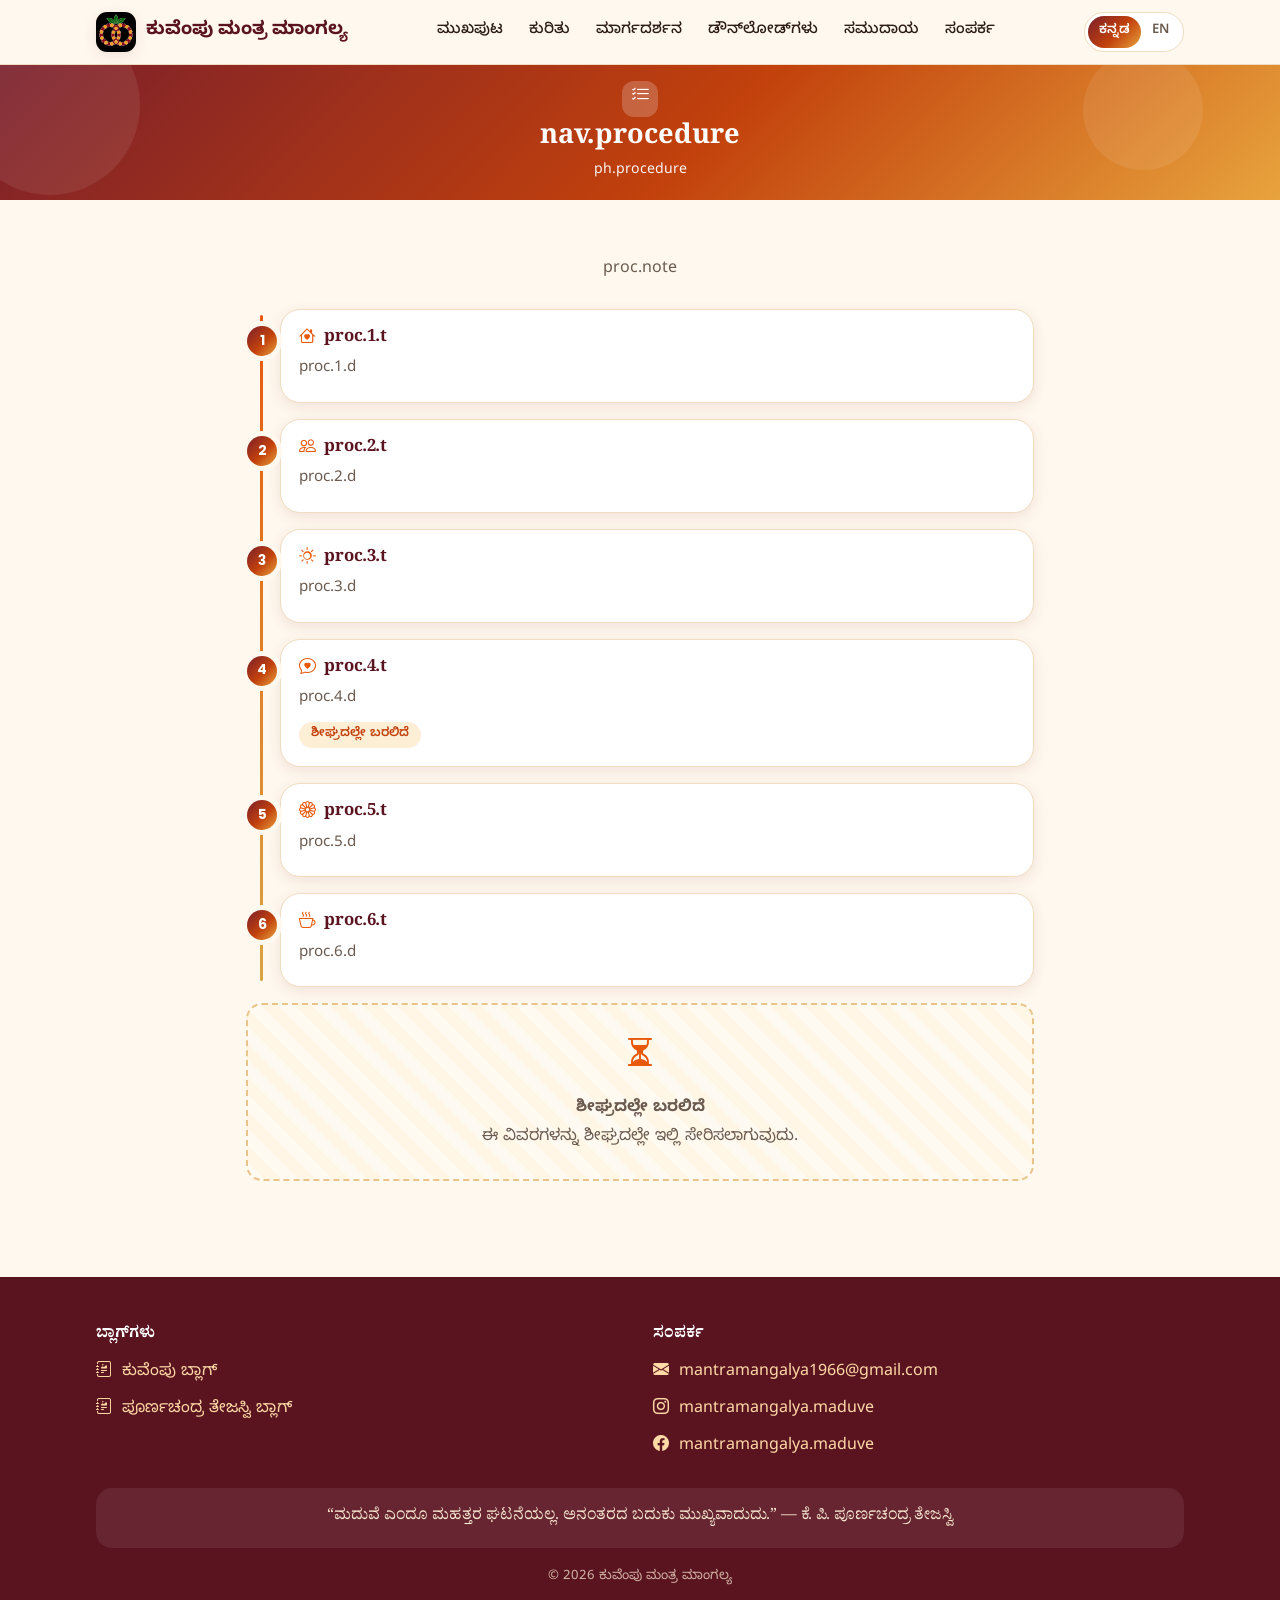
<file: frontend/procedure/index.html>
<!DOCTYPE html>
<html lang="kn">
<head>
<meta charset="utf-8">
<meta name="viewport" content="width=device-width, initial-scale=1, viewport-fit=cover">
<title>ವಿಧಾನ | ಮಂತ್ರ ಮಾಂಗಲ್ಯ</title>
<meta name="theme-color" content="#7a1f2b">
<link rel="icon" href="../favicon.svg" type="image/svg+xml">
<link rel="preconnect" href="https://fonts.googleapis.com"><link rel="preconnect" href="https://fonts.gstatic.com" crossorigin>
<link href="https://fonts.googleapis.com/css2?family=Noto+Sans+Kannada:wght@400;500;700&family=Noto+Serif+Kannada:wght@600;700&family=Poppins:wght@400;600;700&display=swap" rel="stylesheet">
<link rel="stylesheet" href="https://cdn.jsdelivr.net/npm/bootstrap-icons@1.11.3/font/bootstrap-icons.min.css">
<link rel="stylesheet" href="../css/style.css">
</head>
<body data-page="procedure" data-root="../">
<div id="app-header"></div>
<main id="main">
  <section class="page-hero"><span class="float f1"></span><span class="float f2"></span><div class="wrap"><div class="ic"><i class="bi bi-list-check"></i></div><h1 data-i18n="nav.procedure"></h1><p data-i18n="ph.procedure"></p></div></section>
  <section class="block"><div class="wrap" style="max-width:820px">
    <p class="prose reveal" style="margin-bottom:24px;text-align:center;color:var(--muted)" data-i18n="proc.note"></p>
    <div class="timeline">
      <div class="tl-item reveal"><span class="n">1</span><h3><i class="bi bi-house-heart"></i><span data-i18n="proc.1.t"></span></h3><p data-i18n="proc.1.d"></p></div>
      <div class="tl-item reveal"><span class="n">2</span><h3><i class="bi bi-people"></i><span data-i18n="proc.2.t"></span></h3><p data-i18n="proc.2.d"></p></div>
      <div class="tl-item reveal"><span class="n">3</span><h3><i class="bi bi-brightness-high"></i><span data-i18n="proc.3.t"></span></h3><p data-i18n="proc.3.d"></p></div>
      <div class="tl-item reveal"><span class="n">4</span><h3><i class="bi bi-chat-heart"></i><span data-i18n="proc.4.t"></span></h3><p data-i18n="proc.4.d"></p><span class="soon" data-i18n="soon"></span></div>
      <div class="tl-item reveal"><span class="n">5</span><h3><i class="bi bi-flower1"></i><span data-i18n="proc.5.t"></span></h3><p data-i18n="proc.5.d"></p></div>
      <div class="tl-item reveal"><span class="n">6</span><h3><i class="bi bi-cup-hot"></i><span data-i18n="proc.6.t"></span></h3><p data-i18n="proc.6.d"></p></div>
    </div>
    <div class="placeholder-box reveal"><i class="bi bi-hourglass-split"></i><b data-i18n="soon"></b><br><span data-i18n="soon.detail"></span></div>
  </div></section>
</main>
<div id="app-footer"></div>
<script src="../js/config.js"></script>
<script src="../js/i18n.js"></script>
<script src="../js/app.js"></script>
</body>
</html>
</file>
<file: frontend/css/style.css>
/* Mantra Mangalya - mobile-first styles */
:root{
  --saffron:#e8590c;--saffron-d:#c2410c;--maroon:#7a1f2b;--maroon-d:#5a1420;--gold:#d9a441;
  --cream:#fff8ee;--cream-2:#fdeed6;--ink:#2b1d16;--muted:#6b5b50;--card:#ffffff;--line:#f0dcc0;
  --radius:20px;--shadow:0 12px 34px rgba(122,31,43,.12);--shadow-s:0 4px 14px rgba(122,31,43,.10);
  --grad:linear-gradient(135deg,#7a1f2b 0%,#c2410c 55%,#e8a33d 100%);
  --wrap:1120px;
}
*,*::before,*::after{box-sizing:border-box;margin:0;padding:0}
html{scroll-behavior:smooth;-webkit-text-size-adjust:100%;scroll-padding-top:84px}
body{font-family:'Noto Sans Kannada','Poppins',system-ui,-apple-system,'Segoe UI',sans-serif;background:var(--cream);color:var(--ink);line-height:1.8;overflow-x:hidden;font-size:16px}
img{max-width:100%;display:block}
a{color:var(--maroon);text-decoration:none}
button{font:inherit;cursor:pointer;border:0;background:none;color:inherit}
h1,h2,h3{font-family:'Noto Serif Kannada','Poppins',serif;line-height:1.35;color:var(--maroon-d)}
.wrap{width:100%;max-width:var(--wrap);margin:0 auto;padding:0 16px}
.sr-only{position:absolute;width:1px;height:1px;overflow:hidden;clip:rect(0 0 0 0)}
:focus-visible{outline:3px solid var(--gold);outline-offset:2px}

/* Header */
.site-header{position:sticky;top:0;z-index:50;background:rgba(255,248,238,.88);backdrop-filter:blur(14px);-webkit-backdrop-filter:blur(14px);border-bottom:1px solid var(--line);transition:box-shadow .3s}
.site-header.scrolled{box-shadow:var(--shadow-s)}
.bar{display:flex;align-items:center;justify-content:space-between;height:64px;gap:10px}
.brand{display:flex;align-items:center;gap:10px;font-weight:700;font-size:clamp(.92rem,4.3vw,1.15rem);color:var(--maroon-d);min-width:0}
.brand [data-i18n]{white-space:nowrap;overflow:hidden;text-overflow:ellipsis}
@media(max-width:520px){.brand [data-i18n]{white-space:normal;line-height:1.2;font-size:.92rem}}
.brand-mark{flex:none}
.brand-mark{width:38px;height:38px;border-radius:12px;background:var(--grad);display:grid;place-items:center;color:#fff;font-size:1.15rem;box-shadow:var(--shadow-s)}
.actions{display:flex;align-items:center;gap:8px}
.lang-toggle{display:flex;background:#fff;border:1px solid var(--line);border-radius:999px;padding:3px;font-size:.82rem;font-weight:600}
.lang-toggle span{padding:4px 11px;border-radius:999px;transition:.25s;color:var(--muted)}
.lang-toggle span.on{background:var(--grad);color:#fff}
.burger{width:42px;height:42px;border-radius:12px;font-size:1.6rem;display:grid;place-items:center;background:#fff;border:1px solid var(--line)}
.nav{position:fixed;inset:64px 0 auto 0;background:var(--cream);padding:10px 16px 20px;display:flex;flex-direction:column;gap:4px;transform:translateY(-12px);opacity:0;visibility:hidden;transition:.28s;border-bottom:1px solid var(--line);box-shadow:var(--shadow)}
.nav.open{transform:none;opacity:1;visibility:visible}
.nav a{display:flex;align-items:center;gap:10px;padding:12px 14px;border-radius:14px;font-weight:500;color:var(--ink)}
.nav a i{color:var(--saffron);font-size:1.1rem}
.nav a.active,.nav a:hover{background:var(--cream-2);color:var(--maroon)}
@media(min-width:900px){
  .burger{display:none}
  .nav{position:static;flex-direction:row;padding:0;opacity:1;visibility:visible;transform:none;background:none;border:0;box-shadow:none;gap:2px}
  .nav a{padding:8px 12px;font-size:.95rem}
  .nav a i{display:none}
}

/* Buttons */
.btn{display:inline-flex;align-items:center;justify-content:center;gap:8px;padding:12px 24px;border-radius:999px;font-weight:600;transition:transform .2s,box-shadow .2s,background .2s;position:relative;overflow:hidden}
.btn:active{transform:scale(.97)}
.btn-primary{background:var(--grad);color:#fff;box-shadow:0 8px 22px rgba(194,65,12,.35)}
.btn-primary:hover{transform:translateY(-2px);box-shadow:0 12px 28px rgba(194,65,12,.45)}
.btn-ghost{background:rgba(255,255,255,.15);color:#fff;border:1.5px solid rgba(255,255,255,.7)}
.btn-ghost:hover{background:rgba(255,255,255,.28)}
.btn-light{background:#fff;color:var(--maroon);border:1px solid var(--line)}
.btn-light:hover{background:var(--cream-2)}
.btn[disabled]{opacity:.7;pointer-events:none}

/* Hero slider */
.hero{position:relative;overflow:hidden;background:var(--maroon-d);color:#fff;min-height:260px}
.slides{position:relative;min-height:260px;display:grid}
.slide{position:relative;grid-area:1/1;display:flex;align-items:center;opacity:0;visibility:hidden;transition:opacity .9s,visibility .9s;background:var(--grad)}
.slide:nth-child(2){background:linear-gradient(135deg,#3b0f18,#8a2a2f 50%,#d9a441)}
.slide:nth-child(3){background:linear-gradient(135deg,#7c2d12,#e8590c 60%,#fbbf24)}
.slide.on{opacity:1;visibility:visible}
.slide::before{content:"";position:absolute;inset:0;background:radial-gradient(circle at 80% 20%,rgba(255,255,255,.22),transparent 45%),radial-gradient(circle at 10% 90%,rgba(255,255,255,.12),transparent 40%)}
.slide .wrap{position:relative;padding-top:20px;padding-bottom:44px;max-width:860px;text-align:center}
.slide h1,.slide h2{color:#fff;font-size:clamp(1.45rem,5vw,2.3rem);margin-bottom:8px;line-height:1.25;text-shadow:0 3px 18px rgba(0,0,0,.25)}
.slide p{font-size:clamp(.88rem,2.6vw,1.02rem);line-height:1.55;opacity:.96;max-width:680px;margin:0 auto 14px}
.slide .ctas{display:flex;gap:12px;justify-content:center;flex-wrap:wrap}
.slide .badge{display:inline-flex;gap:8px;align-items:center;background:rgba(255,255,255,.18);padding:4px 14px;border-radius:999px;margin-bottom:8px;font-size:.84rem;font-weight:500}
.slide.on .wrap>*{animation:rise .8s both}
.slide.on .wrap>*:nth-child(2){animation-delay:.12s}.slide.on .wrap>*:nth-child(3){animation-delay:.24s}.slide.on .wrap>*:nth-child(4){animation-delay:.36s}
.s-arrow{position:absolute;top:50%;transform:translateY(-50%);width:44px;height:44px;border-radius:50%;background:rgba(255,255,255,.2);color:#fff;font-size:1.3rem;display:none;place-items:center;z-index:3;backdrop-filter:blur(6px)}
.s-arrow:hover{background:rgba(255,255,255,.35)}
.s-prev{left:16px}.s-next{right:16px}
@media(min-width:700px){.s-arrow{display:grid}}
.dots{position:absolute;bottom:22px;left:0;right:0;display:flex;justify-content:center;gap:8px;z-index:3}
.dots button{width:10px;height:10px;border-radius:99px;background:rgba(255,255,255,.5);transition:.3s}
.dots button.on{width:28px;background:#fff}
.float{position:absolute;border-radius:50%;background:rgba(255,255,255,.08);animation:floaty 9s ease-in-out infinite;pointer-events:none}
.f1{width:180px;height:180px;top:-50px;left:-40px}.f2{width:120px;height:120px;bottom:30px;right:6%;animation-delay:-3s}.f3{width:70px;height:70px;top:35%;right:20%;animation-delay:-5s}
@keyframes floaty{50%{transform:translateY(-22px) scale(1.06)}}
@keyframes rise{from{opacity:0;transform:translateY(24px)}to{opacity:1;transform:none}}

/* Sections */
section.block{padding:56px 0}
.sec-head{text-align:center;margin-bottom:30px}
.sec-head h2{font-size:clamp(1.5rem,5vw,2.2rem)}
.sec-head p{color:var(--muted);max-width:620px;margin:8px auto 0}
.sec-head::after{content:"";display:block;width:70px;height:4px;border-radius:9px;background:var(--grad);margin:14px auto 0}
.page-hero{background:var(--grad);color:#fff;text-align:center;padding:16px 0 18px;position:relative;overflow:hidden}
.page-hero h1{color:#fff;font-size:clamp(1.35rem,4.6vw,1.7rem);line-height:1.25}
.page-hero p{opacity:.95;max-width:640px;margin:4px auto 0;font-size:.88rem;line-height:1.5}
.page-hero .ic{width:36px;height:36px;border-radius:12px;background:rgba(255,255,255,.2);display:grid;place-items:center;font-size:1.2rem;margin:0 auto 6px;animation:floaty 6s ease-in-out infinite}

/* Accordion */
.acc-tools{display:flex;justify-content:flex-end;gap:10px;margin-bottom:14px}
.acc{background:#fff;border:1px solid var(--line);border-radius:var(--radius);margin-bottom:12px;box-shadow:var(--shadow-s);overflow:hidden;transition:box-shadow .3s}
.acc.open{box-shadow:var(--shadow);border-color:#e8c48a}
.acc-head{width:100%;display:flex;align-items:center;gap:12px;padding:16px;text-align:left;font-weight:700;font-size:1.05rem;color:var(--maroon-d)}
.acc-ic{flex:none;width:42px;height:42px;border-radius:14px;background:var(--cream-2);display:grid;place-items:center;color:var(--saffron-d);font-size:1.2rem}
.acc-title{flex:1;font-family:'Noto Serif Kannada','Poppins',serif;line-height:1.4}
.chev{transition:transform .35s;color:var(--saffron-d)}
.acc.open .chev{transform:rotate(180deg)}
.acc-panel{display:grid;grid-template-rows:0fr;transition:grid-template-rows .4s ease}
.acc.open .acc-panel{grid-template-rows:1fr}
.acc-inner{overflow:hidden;min-height:0}
.acc-body{padding:4px 18px 22px}

/* About content */
.about-sec{background:#fff;border:1px solid var(--line);border-radius:var(--radius);padding:24px 18px;margin-bottom:22px;box-shadow:var(--shadow-s)}
.about-sec>h2{display:flex;align-items:center;gap:12px;font-size:1.35rem;margin-bottom:14px}
.about-sec>h2 .acc-ic{width:46px;height:46px}
.prose p{margin-bottom:14px;text-align:justify;hyphens:auto}
.prose p:last-child{margin-bottom:0}
.img-frame{position:relative;border-radius:16px;overflow:hidden;background:linear-gradient(135deg,var(--cream-2),#fff);border:1px dashed #e8c48a;box-shadow:var(--shadow-s);cursor:zoom-in;min-height:120px}
.img-frame img{display:block;width:100%;height:auto;object-fit:contain}
.img-frame figcaption{position:absolute;left:0;right:0;bottom:0;padding:8px 12px;background:linear-gradient(transparent,rgba(0,0,0,.6));color:#fff;font-size:.82rem;pointer-events:none}
.img-frame.noimg{cursor:default;aspect-ratio:4/3}
.img-frame.noimg.tall{aspect-ratio:3/4}
.img-frame.noimg.wide{aspect-ratio:16/10}
/* hover actions on images: full view + download */
.img-actions{position:absolute;top:10px;right:10px;display:flex;gap:8px;z-index:2;opacity:0;transform:translateY(-6px);transition:opacity .25s,transform .25s}
[data-full]:hover .img-actions,[data-full]:focus-within .img-actions{opacity:1;transform:none}
@media(hover:none){.img-actions{opacity:1;transform:none}}
.ia-btn{width:40px;height:40px;border-radius:50%;background:rgba(20,8,10,.68);color:#fff;display:grid;place-items:center;font-size:1.05rem;backdrop-filter:blur(6px);-webkit-backdrop-filter:blur(6px);border:1px solid rgba(255,255,255,.25);transition:background .2s,transform .2s;cursor:pointer}
.ia-btn:hover{background:var(--saffron-d);transform:scale(1.08)}
.noimg .img-actions{display:none}
.gal-item{position:relative;display:block;margin-bottom:12px;border-radius:14px;overflow:hidden;box-shadow:var(--shadow-s);break-inside:avoid;background:var(--cream-2);cursor:zoom-in}
.gal-item img{display:block;width:100%;height:auto}
/* full-view viewer */
.viewer{position:fixed;inset:0;background:rgba(20,8,10,.94);z-index:100;display:none;flex-direction:column;padding:12px 16px 16px}
.viewer.open{display:flex;animation:fade .25s}
.viewer-bar{display:flex;justify-content:flex-end;gap:10px;flex:none;padding-bottom:12px}
.viewer-bar .btn{padding:9px 18px;font-size:.92rem}
.viewer-stage{flex:1;min-height:0;display:grid;place-items:center}
.viewer-stage img{max-width:100%;max-height:100%;width:auto;height:auto;object-fit:contain;border-radius:10px}
.consent{display:flex;gap:10px;align-items:flex-start;background:var(--cream-2);border:1px solid var(--line);border-radius:14px;padding:12px 14px;margin-bottom:16px;font-size:.88rem;line-height:1.65;color:var(--muted)}
.consent i{color:var(--saffron-d);font-size:1.15rem;flex:none;margin-top:1px}
.split{display:grid;gap:20px;align-items:start}
@media(min-width:800px){.split{grid-template-columns:320px 1fr}.split.rev{grid-template-columns:1fr 320px}.split.rev>:first-child{order:2}}
.gallery2{display:grid;grid-template-columns:1fr;gap:14px;margin-bottom:18px;align-items:start}
@media(min-width:640px){.gallery2{grid-template-columns:1fr 1fr}}
.gallery2 .img-frame,.gallery2 .img-frame.noimg{aspect-ratio:4/5;min-height:0}
.gallery2 .img-frame img{width:100%;height:100%;object-fit:contain;background:var(--cream-2)}
.ideals{display:grid;gap:12px}
@media(min-width:640px){.ideals{grid-template-columns:1fr 1fr}}
.ideal{display:flex;gap:12px;padding:14px;border-radius:16px;background:var(--cream);border:1px solid var(--line);transition:transform .25s,box-shadow .25s}
.ideal:hover{transform:translateY(-3px);box-shadow:var(--shadow-s)}
.ideal i{flex:none;width:40px;height:40px;border-radius:12px;background:var(--grad);color:#fff;display:grid;place-items:center;font-size:1.1rem}
.ideal h3{font-size:1rem;margin-bottom:2px}
.ideal p{font-size:.93rem;color:var(--muted);line-height:1.6}
blockquote.quote{position:relative;padding:22px 20px 20px 22px;background:linear-gradient(135deg,#fff3dc,#fff);border-left:5px solid var(--saffron);border-radius:0 16px 16px 0;font-family:'Noto Serif Kannada',serif;font-size:1.02rem;color:var(--maroon-d);text-align:justify}
blockquote.quote::before{content:"\201C";position:absolute;top:-6px;left:10px;font-size:3.5rem;color:var(--gold);opacity:.6;line-height:1}
.placeholder-box{border:2px dashed #e8c48a;border-radius:16px;padding:26px 16px;text-align:center;color:var(--muted);background:repeating-linear-gradient(45deg,#fffaf1,#fffaf1 12px,#fff6e6 12px,#fff6e6 24px)}
.placeholder-box i{font-size:2rem;color:var(--saffron);display:block;margin-bottom:6px}

/* Cards */
.cards{display:grid;gap:16px;grid-template-columns:1fr}
@media(min-width:600px){.cards{grid-template-columns:repeat(2,1fr)}}
@media(min-width:960px){.cards.c3{grid-template-columns:repeat(3,1fr)}}
.card{background:#fff;border:1px solid var(--line);border-radius:var(--radius);padding:22px;box-shadow:var(--shadow-s);transition:transform .3s,box-shadow .3s;display:block;color:inherit}
a.card:hover,.card.hover:hover{transform:translateY(-6px);box-shadow:var(--shadow)}
.card .ic{width:52px;height:52px;border-radius:16px;background:var(--grad);color:#fff;display:grid;place-items:center;font-size:1.5rem;margin-bottom:12px}
.card h3{font-size:1.1rem;margin-bottom:6px}
.card p{color:var(--muted);font-size:.95rem;line-height:1.65}
.card .more{display:inline-flex;gap:6px;align-items:center;margin-top:10px;font-weight:600;color:var(--saffron-d)}

/* CTA band */
.cta-band{background:var(--grad);color:#fff;border-radius:28px;padding:34px 20px;text-align:center;position:relative;overflow:hidden}
.cta-band h2{color:#fff;font-size:1.5rem;margin-bottom:8px}
.cta-band p{opacity:.95;margin-bottom:18px}

/* Timeline (procedure) */
.timeline{position:relative;padding-left:34px}
.timeline::before{content:"";position:absolute;left:14px;top:6px;bottom:6px;width:3px;background:linear-gradient(var(--saffron),var(--gold));border-radius:9px}
.tl-item{position:relative;background:#fff;border:1px solid var(--line);border-radius:var(--radius);padding:18px;margin-bottom:16px;box-shadow:var(--shadow-s)}
.tl-item .n{position:absolute;left:-34px;top:16px;width:30px;height:30px;border-radius:50%;background:var(--grad);color:#fff;display:grid;place-items:center;font-weight:700;font-size:.85rem;font-family:'Poppins',sans-serif;box-shadow:0 0 0 5px var(--cream)}
.tl-item h3{font-size:1.05rem;display:flex;align-items:center;gap:8px;margin-bottom:4px}
.tl-item h3 i{color:var(--saffron)}
.tl-item p{color:var(--muted);font-size:.95rem}
.soon{display:inline-block;margin-top:8px;padding:2px 12px;border-radius:99px;background:var(--cream-2);color:var(--saffron-d);font-size:.78rem;font-weight:600}

/* Downloads / community */
.toolbar{display:flex;flex-wrap:wrap;gap:10px;margin-bottom:18px}
.search{flex:1 1 220px;position:relative}
.search i{position:absolute;left:14px;top:50%;transform:translateY(-50%);color:var(--muted)}
.search input{width:100%;padding:12px 14px 12px 40px;border-radius:999px;border:1.5px solid var(--line);background:#fff;font:inherit}
.chips{display:flex;gap:8px;flex-wrap:wrap}
.chip{padding:8px 16px;border-radius:999px;background:#fff;border:1.5px solid var(--line);font-size:.88rem;font-weight:500;transition:.2s}
.chip.on{background:var(--grad);color:#fff;border-color:transparent}
.file{display:flex;flex-direction:column}
.file .thumb{position:relative;aspect-ratio:16/10;border-radius:14px;background:var(--cream-2);margin-bottom:12px;overflow:hidden;display:grid;place-items:center;font-size:2.6rem;color:var(--saffron)}
.file .thumb[data-full]{cursor:zoom-in}
.file .thumb img{position:absolute;inset:0;width:100%;height:100%;object-fit:contain;background:var(--cream-2)}
.file h3{font-size:1rem;word-break:break-word;margin-bottom:2px}
.file .meta{font-size:.8rem;color:var(--muted);margin-bottom:12px}
.file .row{display:flex;gap:8px;margin-top:auto}
.file .btn{padding:8px 16px;font-size:.88rem;flex:1}
.skeleton{background:linear-gradient(90deg,#f5e7cf 25%,#fff3df 37%,#f5e7cf 63%);background-size:400% 100%;animation:shimmer 1.4s infinite;border-radius:var(--radius);min-height:210px}
@keyframes shimmer{0%{background-position:100% 50%}100%{background-position:0 50%}}
.masonry{columns:2;column-gap:12px}
@media(min-width:760px){.masonry{columns:3}}
@media(min-width:1000px){.masonry{columns:4}}
@keyframes fade{from{opacity:0}}
.empty-state{text-align:center;color:var(--muted);padding:10px}

/* FAQ placeholders reuse .acc */

/* Contact */
.social-grid{display:grid;gap:14px;grid-template-columns:1fr}
@media(min-width:700px){.social-grid{grid-template-columns:repeat(3,1fr)}}
.social{display:flex;align-items:center;gap:14px;background:#fff;border:1px solid var(--line);padding:16px;border-radius:var(--radius);box-shadow:var(--shadow-s);transition:.3s;color:var(--ink);min-width:0}
.social:hover{transform:translateY(-5px);box-shadow:var(--shadow)}
.social .ic{flex:none;width:52px;height:52px;border-radius:16px;display:grid;place-items:center;color:#fff;font-size:1.6rem}
.ic.mail{background:linear-gradient(135deg,#ea4335,#f59e0b)}
.ic.insta{background:linear-gradient(45deg,#f09433,#dc2743,#bc1888)}
.ic.fb{background:linear-gradient(135deg,#1877f2,#0b5ed7)}
.social small{display:block;color:var(--muted);line-height:1.3}
.social b{display:block;word-break:break-all;font-size:.95rem;line-height:1.35}
.form-card{background:#fff;border:1px solid var(--line);border-radius:26px;padding:22px 18px;box-shadow:var(--shadow);max-width:760px;margin:0 auto}
.field{margin-bottom:16px}
.field label{display:block;font-weight:600;margin-bottom:5px;font-size:.95rem}
.field label .req{color:#c62828}
.field input,.field select,.field textarea{width:100%;padding:12px 14px;border-radius:14px;border:1.5px solid var(--line);background:var(--cream);font:inherit;color:var(--ink);transition:border .2s,box-shadow .2s}
.field textarea{min-height:130px;resize:vertical}
.field input:focus,.field select:focus,.field textarea:focus{outline:0;border-color:var(--saffron);box-shadow:0 0 0 4px rgba(232,89,12,.15);background:#fff}
.field.invalid input,.field.invalid select,.field.invalid textarea{border-color:#c62828;background:#fff5f5}
.err{color:#c62828;font-size:.84rem;margin-top:4px;display:none}
.field.invalid .err{display:block}
.hint{font-size:.78rem;color:var(--muted);text-align:right}
.hp{position:absolute;left:-9999px;opacity:0}
.alert{border-radius:16px;padding:14px 16px;margin-bottom:16px;display:none;gap:10px;align-items:flex-start}
.alert.show{display:flex}
.alert.ok{background:#e8f6ec;color:#17613a;border:1px solid #bfe3cb}
.alert.bad{background:#fdeaea;color:#8b1c1c;border:1px solid #f3c3c3}
.spin{width:18px;height:18px;border:3px solid rgba(255,255,255,.4);border-top-color:#fff;border-radius:50%;animation:rot .7s linear infinite}
@keyframes rot{to{transform:rotate(360deg)}}

/* Footer */
.site-footer{background:var(--maroon-d);color:#f7e6d0;padding:44px 0 24px;margin-top:40px}
.site-footer a{color:#ffd9a6}
.foot-grid{display:grid;gap:26px}
@media(min-width:800px){.foot-grid{grid-template-columns:1fr 1fr}}
.site-footer h4{color:#fff;margin-bottom:10px;font-family:'Noto Serif Kannada',serif}
.foot-links{list-style:none;display:grid;gap:6px}
.foot-social{display:flex;flex-direction:column;gap:8px}
.foot-social a{display:flex;gap:10px;align-items:center;word-break:break-all}
.foot-quote{margin-top:26px;padding:16px;border-radius:16px;background:rgba(255,255,255,.07);text-align:center;font-family:'Noto Serif Kannada',serif;font-size:.98rem}
.copy{text-align:center;margin-top:18px;font-size:.82rem;opacity:.75}
.to-top{position:fixed;right:16px;bottom:18px;width:46px;height:46px;border-radius:50%;background:var(--grad);color:#fff;font-size:1.3rem;display:grid;place-items:center;box-shadow:var(--shadow);opacity:0;visibility:hidden;transform:translateY(12px);transition:.3s;z-index:40}
.to-top.show{opacity:1;visibility:visible;transform:none}

/* Logo beside site name */
.brand-logo{width:40px;height:40px;border-radius:11px;object-fit:contain;flex:none;background:#fff;box-shadow:var(--shadow-s)}

/* Great personalities cards (top of every page) */
.pers{display:flex;gap:12px;overflow-x:auto;scroll-snap-type:x proximity;padding:6px 4px 12px;margin-top:26px;scrollbar-width:none;-webkit-overflow-scrolling:touch;text-align:center}
.pers::-webkit-scrollbar{display:none}
.pers>:first-child{margin-left:auto}.pers>:last-child{margin-right:auto}
.pers-card{flex:0 0 auto;width:112px;scroll-snap-align:center;background:#fff;border-radius:18px;padding:8px 8px 10px;box-shadow:0 8px 22px rgba(0,0,0,.16);cursor:zoom-in;color:var(--maroon-d);animation:rise .6s both;transition:transform .25s}
.pers-card:hover{transform:translateY(-4px)}
.pers-img{aspect-ratio:3/4;border-radius:12px;background:var(--cream-2);display:grid;place-items:center;overflow:hidden}
.pers-img img{width:100%;height:100%;object-fit:contain}
.pers-card figcaption{font-size:.78rem;font-weight:700;line-height:1.35;margin-top:8px;min-height:2.7em;display:flex;align-items:center;justify-content:center}
.pers-band{padding:30px 0 0}
.pers-band .pers{margin-top:0}
@media(min-width:700px){.pers{gap:16px}.pers-card{width:136px}.pers-card figcaption{font-size:.84rem}}

/* Guidance page layout + tabs */
[hidden]{display:none!important}
.g-layout{display:grid;gap:22px;align-items:start}
@media(min-width:980px){.g-layout{grid-template-columns:minmax(0,1fr) 300px}.g-side{position:sticky;top:84px}}
.g-main{min-width:0}
.tabs{display:flex;gap:6px;overflow-x:auto;padding:6px;background:#fff;border:1px solid var(--line);border-radius:20px;box-shadow:var(--shadow-s);margin-bottom:20px;position:sticky;top:70px;z-index:20;scrollbar-width:none}
.tabs::-webkit-scrollbar{display:none}
.tab{flex:0 0 auto;display:inline-flex;align-items:center;gap:8px;padding:10px 16px;min-height:44px;border-radius:14px;font-weight:600;font-size:.93rem;color:var(--muted);white-space:nowrap;transition:.25s}
.tab i{font-size:1.05rem;color:var(--saffron)}
.tab:hover{background:var(--cream-2);color:var(--maroon)}
.tab.on{background:var(--grad);color:#fff;box-shadow:0 6px 16px rgba(194,65,12,.3)}
.tab.on i{color:#fff}
.pane-in{animation:rise .5s both}
.ask-card{background:var(--grad);color:#fff;border-radius:24px;padding:24px 20px;text-align:center;box-shadow:var(--shadow);position:relative;overflow:hidden}
.ask-card::before{content:"";position:absolute;right:-34px;bottom:-44px;width:150px;height:150px;border-radius:50%;background:rgba(255,255,255,.12)}
.ask-ic{position:relative;width:60px;height:60px;border-radius:20px;background:rgba(255,255,255,.2);display:grid;place-items:center;font-size:1.8rem;margin:0 auto 12px}
.ask-card h3{position:relative;color:#fff;font-size:1.15rem;margin-bottom:6px}
.ask-card p{position:relative;opacity:.95;font-size:.95rem;margin-bottom:16px;line-height:1.65}
.ask-card .btn{position:relative;background:#fff;color:var(--maroon);box-shadow:none}

/* Guidance tab */
.hl-row{display:grid;grid-template-columns:repeat(2,1fr);gap:10px;margin-bottom:22px}
@media(min-width:700px){.hl-row{grid-template-columns:repeat(4,1fr)}}
.hl{display:flex;align-items:center;gap:10px;background:#fff;border:1px solid var(--line);border-radius:16px;padding:12px;box-shadow:var(--shadow-s);font-weight:600;font-size:.86rem;line-height:1.35;color:var(--maroon-d)}
.hl i{flex:none;width:36px;height:36px;border-radius:12px;background:var(--grad);color:#fff;display:grid;place-items:center;font-size:1.05rem}
.phase{margin-bottom:34px}
.phase-head{display:flex;align-items:center;gap:14px;margin-bottom:16px;padding:16px;border-radius:20px;background:linear-gradient(135deg,#fff3dc,#fff);border:1px solid var(--line)}
.phase-head>div{flex:1;min-width:0}
.phase-n{flex:none;width:46px;height:46px;border-radius:50%;background:var(--grad);color:#fff;display:grid;place-items:center;font:700 1.2rem 'Poppins',sans-serif;box-shadow:0 0 0 5px var(--cream-2)}
.phase-head h3{font-size:1.25rem}
.phase-head p{color:var(--muted);font-size:.92rem;line-height:1.5}
.phase-ic{font-size:2rem;color:var(--gold);opacity:.75}
.step-grid{display:grid;gap:14px;grid-template-columns:1fr}
@media(min-width:640px){.step-grid{grid-template-columns:1fr 1fr}}
.step{position:relative;background:#fff;border:1px solid var(--line);border-radius:20px;padding:20px 18px;box-shadow:var(--shadow-s);transition:transform .3s,box-shadow .3s}
.step:hover{transform:translateY(-5px);box-shadow:var(--shadow)}
.step-ic{width:48px;height:48px;border-radius:15px;background:var(--grad);color:#fff;display:grid;place-items:center;font-size:1.4rem;margin-bottom:10px}
.step-tag{position:absolute;top:16px;right:14px;background:var(--cream-2);color:var(--saffron-d);font-size:.74rem;font-weight:700;padding:2px 11px;border-radius:99px}
.step h4,.flow-card h4{font-family:'Noto Serif Kannada','Poppins',serif;font-size:1.02rem;color:var(--maroon-d);margin-bottom:4px;line-height:1.4}
.step p,.flow-card p{color:var(--muted);font-size:.93rem;line-height:1.7}
.flow{list-style:none;position:relative;padding:0 0 0 44px;margin:0}
.flow::before{content:"";position:absolute;left:17px;top:8px;bottom:8px;width:3px;border-radius:9px;background:linear-gradient(var(--saffron),var(--gold))}
.flow-item{position:relative;margin-bottom:12px}
.flow-n{position:absolute;left:-44px;top:14px;width:36px;height:36px;border-radius:50%;background:var(--grad);color:#fff;display:grid;place-items:center;font:700 .9rem 'Poppins',sans-serif;box-shadow:0 0 0 5px var(--cream)}
.flow-card{display:flex;gap:12px;background:#fff;border:1px solid var(--line);border-radius:18px;padding:14px;box-shadow:var(--shadow-s);transition:transform .25s}
.flow-card:hover{transform:translateX(4px)}
.flow-ic{flex:none;width:42px;height:42px;border-radius:13px;background:var(--cream-2);color:var(--saffron-d);display:grid;place-items:center;font-size:1.2rem}
.callout{display:flex;gap:12px;align-items:center;margin-top:16px;padding:14px 16px;border-radius:16px;background:#fff3dc;border:1px dashed var(--saffron);color:var(--maroon-d);font-weight:600}
.callout i{font-size:1.4rem;color:var(--saffron-d);flex:none}
.mini-link{display:inline-flex;align-items:center;gap:6px;margin-top:8px;font-weight:600;font-size:.9rem;color:var(--saffron-d)}
.mini-link:hover{color:var(--maroon)}

/* Marriage Code tab */
.code-dl{display:flex;flex-wrap:wrap;align-items:center;gap:12px;padding:16px;border-radius:20px;background:#fff;border:1px solid var(--line);box-shadow:var(--shadow-s);margin-bottom:18px}
.code-dl-t{display:flex;gap:10px;align-items:center;flex:1 1 220px;color:var(--maroon-d)}
.code-dl-t i{font-size:1.6rem;color:var(--saffron-d)}
.code-dl-b{display:flex;gap:10px;flex-wrap:wrap}
.code-dl .btn{padding:10px 18px;font-size:.92rem}
.code-dl small{flex-basis:100%;color:var(--muted);font-size:.8rem}
.code-bg{background:#fff;border:1px solid var(--line);border-left:5px solid var(--saffron);border-radius:0 18px 18px 0;padding:18px;margin-bottom:22px}
.code-bg h3{display:flex;gap:8px;align-items:center;font-size:1.1rem;margin-bottom:10px}
.code-bg h3 i{color:var(--saffron-d)}
.code-bg p{margin-bottom:12px;text-align:justify;font-size:.97rem}
.code-bg p:last-child{margin-bottom:0}
.code-doc{position:relative;background:linear-gradient(#fffdf7,#fff9ec);border:1px solid #ecd6b0;border-radius:22px;padding:30px 18px;box-shadow:var(--shadow)}
.code-doc::before{content:"";position:absolute;inset:8px;border:1.5px solid #e8c48a;border-radius:16px;pointer-events:none}
.code-orn{text-align:center;color:var(--gold);font-size:1.8rem;line-height:1}
.code-doc h3{text-align:center;font-size:1.5rem;margin:6px 0 16px}
.code-to p{font-weight:700;margin-bottom:4px;color:var(--maroon-d)}
.code-intro{margin:12px 0 16px;text-align:justify}
.pledges{list-style:none;counter-reset:pl;display:grid;gap:10px;padding:0;margin:0}
.pledges li{counter-increment:pl;position:relative;padding:12px 14px 12px 52px;background:rgba(255,255,255,.75);border-radius:14px;border:1px solid #f0dcc0}
.pledges li::before{content:counter(pl);position:absolute;left:12px;top:12px;width:28px;height:28px;border-radius:50%;background:var(--grad);color:#fff;display:grid;place-items:center;font:700 .8rem 'Poppins',sans-serif}
.pledges p{text-align:justify;line-height:1.8}
.code-close{margin-top:18px;padding:16px;border-radius:16px;background:var(--cream-2);text-align:justify;font-weight:500}
.sign-grid{display:grid;gap:18px;margin-top:20px}
@media(min-width:640px){.sign-grid{grid-template-columns:1fr 1fr}}
.sign{border-bottom:1.5px solid #8a6a4a;padding-top:30px;font-size:.9rem;color:var(--muted)}
.sign-wit{margin-top:24px}
.sign-wit>b{color:var(--maroon-d)}

/* Marriage Venue tab */
.v-intro,.faq-intro{color:var(--muted);margin-bottom:14px}
.v-tools{display:grid;gap:10px;margin-bottom:16px}
@media(min-width:760px){.v-tools{grid-template-columns:1.4fr 1fr 1.1fr}}
.v-tools select{padding:12px 14px;border-radius:999px;border:1.5px solid var(--line);background:#fff;font:inherit;color:var(--ink);width:100%;min-width:0}
.v-sort{display:flex;gap:8px}
.dir-btn{flex:none;width:46px;border-radius:50%;background:#fff;border:1.5px solid var(--line);font-size:1.15rem;color:var(--saffron-d)}
.tbl-wrap{background:#fff;border:1px solid var(--line);border-radius:18px;overflow:hidden;box-shadow:var(--shadow-s)}
.vtable{width:100%;border-collapse:collapse;font-size:.93rem}
.vtable th{background:var(--cream-2);text-align:left;padding:0;border-bottom:1px solid var(--line)}
.vtable th button{width:100%;text-align:left;padding:13px 14px;font-weight:700;color:var(--maroon-d);display:flex;align-items:center;gap:6px}
.vtable th button i{font-size:.8rem;color:var(--saffron-d)}
.vtable td{padding:12px 14px;border-bottom:1px solid #f6e8d0;vertical-align:top;line-height:1.55;word-break:break-word}
.vtable tr:last-child td{border-bottom:0}
.vtable tbody tr:hover{background:#fffaf1}
@media(max-width:700px){
  .tbl-wrap{background:none;border:0;box-shadow:none;border-radius:0;overflow:visible}
  .vtable,.vtable tbody,.vtable tr,.vtable td{display:block}
  .vtable thead{display:none}
  .vtable tr{background:#fff;border:1px solid var(--line);border-radius:16px;padding:6px 4px;margin-bottom:12px;box-shadow:var(--shadow-s)}
  .vtable td{border:0;padding:6px 12px}
  .vtable td::before{content:attr(data-label);display:block;font-size:.74rem;font-weight:700;color:var(--saffron-d);letter-spacing:.03em}
}
.pager{display:flex;flex-wrap:wrap;gap:12px;align-items:center;justify-content:space-between;margin-top:16px;font-size:.88rem;color:var(--muted)}
.pg-btns{display:flex;gap:6px;align-items:center;flex-wrap:wrap}
.pg-btns button{min-width:38px;height:38px;border-radius:12px;background:#fff;border:1.5px solid var(--line);font-weight:600;color:var(--maroon-d)}
.pg-btns button.on{background:var(--grad);color:#fff;border-color:transparent}
.pg-btns button:disabled{opacity:.4;cursor:default}
.pg-size select{padding:6px 10px;border-radius:10px;border:1.5px solid var(--line);background:#fff;font:inherit}
.na{text-align:center;color:var(--muted);padding:26px 16px;border:2px dashed #e8c48a;border-radius:18px;background:repeating-linear-gradient(45deg,#fffaf1,#fffaf1 12px,#fff6e6 12px,#fff6e6 24px)}
.na i{display:block;font-size:2rem;color:var(--saffron);margin-bottom:4px}

/* Samples & Links tab */
.smp{margin-bottom:34px}
.smp-h{display:flex;align-items:center;gap:12px;margin-bottom:14px}
.smp-h h3{flex:1;font-size:1.15rem}
.count{min-width:30px;height:30px;padding:0 10px;border-radius:99px;background:var(--cream-2);color:var(--saffron-d);font-weight:700;display:grid;place-items:center;font-size:.85rem}
.vid-grid{display:grid;gap:14px;grid-template-columns:1fr}
@media(min-width:600px){.vid-grid{grid-template-columns:1fr 1fr}}
.vid{display:block;background:#fff;border:1px solid var(--line);border-radius:20px;overflow:hidden;box-shadow:var(--shadow-s);color:inherit;transition:transform .3s,box-shadow .3s}
.vid:hover{transform:translateY(-5px);box-shadow:var(--shadow)}
.vid-th{position:relative;aspect-ratio:16/9;display:grid;place-items:center;overflow:hidden}
.vid-th img{position:absolute;inset:0;width:100%;height:100%;object-fit:cover}
.vid-th.yt{background:linear-gradient(135deg,#b31217,#e52d27)}
.vid-th.ig{background:linear-gradient(45deg,#f09433,#dc2743,#bc1888)}
.vid-th.fb{background:linear-gradient(135deg,#1877f2,#0b5ed7)}
.vid-th.ot{background:var(--grad)}
.vid-pl{position:relative;z-index:1;font-size:3.2rem;color:#fff;filter:drop-shadow(0 4px 12px rgba(0,0,0,.4))}
.vid-b{padding:14px 16px 16px}
.vid-badge{display:inline-flex;gap:6px;align-items:center;font-size:.76rem;font-weight:700;padding:2px 10px;border-radius:99px;color:#fff;margin-bottom:6px}
.vid-badge.yt{background:#e52d27}.vid-badge.ig{background:#c13584}.vid-badge.fb{background:#1877f2}.vid-badge.ot{background:var(--saffron-d)}
.vid-b h4{font-size:1rem;line-height:1.45;color:var(--maroon-d)}
.vid-b p{font-size:.88rem;color:var(--muted);line-height:1.6;margin-top:2px}
.more-wrap{text-align:center;margin-top:14px}
.gal-cap{position:absolute;left:0;right:0;bottom:0;padding:18px 10px 8px;background:linear-gradient(transparent,rgba(0,0,0,.62));color:#fff;font-size:.8rem;pointer-events:none}

/* Reveal */
.reveal{opacity:0;transform:translateY(26px);transition:opacity .7s ease,transform .7s ease}
.reveal.in{opacity:1;transform:none}
@media(prefers-reduced-motion:reduce){*{animation:none!important;transition:none!important}.reveal{opacity:1;transform:none}html{scroll-behavior:auto}}

@media(max-width:600px){.page-hero .ic{display:none}}

/* Smaller 'Need any help?' box */
.ask-card{border-radius:18px;padding:14px 14px 16px}
.ask-card .ask-ic{width:38px;height:38px;border-radius:12px;font-size:1.15rem;margin-bottom:6px}
.ask-card h3{font-size:1rem;margin-bottom:4px}
.ask-card p{font-size:.85rem;line-height:1.5;margin-bottom:10px}
.ask-card .btn{padding:8px 16px;font-size:.88rem}
.ask-card::before{width:90px;height:90px;right:-24px;bottom:-30px}

/* Collapsible sections (Guidance phases, Photo Gallery, Downloads) */
.c-head{cursor:pointer;user-select:none}
.c-head:focus-visible{outline:3px solid var(--saffron);outline-offset:2px}
.c-sec>.c-head .chev{margin-left:auto;flex:none}
.c-sec.shut>.c-head .chev{transform:rotate(-90deg)}
.c-sec.shut>.c-body{display:none}
.c-sec:not(.phase){margin-bottom:22px}
.c-sec:not(.phase)>.c-head{display:flex;align-items:center;gap:12px;padding:12px 14px;margin-bottom:14px;background:#fff;border:1px solid var(--line);border-radius:18px;box-shadow:var(--shadow-s)}
.c-sec:not(.phase)>.c-head h3{flex:1;font-size:1.1rem}
.phase.c-sec>.phase-head{margin-bottom:16px}
.phase.c-sec.shut>.phase-head{margin-bottom:0}
.phase-head .chev{font-size:1.2rem}
.sec-note{display:flex;gap:10px;align-items:flex-start;margin-bottom:14px;padding:12px 14px;border-radius:14px;background:#fff7e6;border:1px solid #f1d9a8;color:var(--maroon-d);font-size:.92rem;line-height:1.6}
.sec-note>i{color:var(--saffron-d);margin-top:3px}
.faq-links{display:flex;flex-wrap:wrap;gap:6px 18px;margin-top:8px}

/* Marriage Venue: compact search + filter */
.v-tools{display:flex;flex-wrap:wrap;gap:8px;margin-bottom:14px}
.v-tools .search{flex:1 1 180px;max-width:280px}
.v-tools .search input{padding:8px 12px 8px 34px;font-size:.9rem}
.v-tools .search i{left:12px;font-size:.9rem}
.v-tools select{flex:0 1 190px;width:auto;padding:8px 12px;font-size:.9rem;min-width:0}

/* Photo Gallery: videos use the same card grid as templates; smaller */
.cards .vid{border-radius:16px}
.cards .vid-b{padding:10px 12px 12px}
.cards .vid-b h4{font-size:.92rem}
.cards .vid-b p{font-size:.8rem;display:-webkit-box;-webkit-line-clamp:2;-webkit-box-orient:vertical;overflow:hidden}
.cards .vid-pl{font-size:2.4rem}
.pg-grid.masonry{margin-bottom:0}

/* Guidance tabs: all five visible at once on phones (no sideways scrolling) */
@media(max-width:700px){
  .tabs{display:grid;grid-template-columns:repeat(5,minmax(0,1fr));gap:2px;overflow:visible;padding:4px}
  .tab{flex-direction:column;justify-content:flex-start;gap:3px;padding:8px 2px 7px;min-height:56px;font-size:.66rem;line-height:1.25;white-space:normal;text-align:center;overflow-wrap:anywhere;border-radius:12px}
  .tab i{font-size:1.15rem}
}

/* Community page */
.com-intro{text-align:center;color:var(--muted);max-width:640px;margin:0 auto 22px}
.couple-grid{display:grid;grid-template-columns:repeat(auto-fill,minmax(104px,1fr));gap:10px}
@media(min-width:700px){.couple-grid{grid-template-columns:repeat(auto-fill,minmax(130px,1fr))}}
.couple{position:relative;aspect-ratio:3/4;background:var(--cream-2);border:1px solid var(--line);border-radius:14px;overflow:hidden;box-shadow:var(--shadow-s);cursor:zoom-in;display:grid;place-items:center}
.couple img{width:100%;height:100%;object-fit:contain;display:block}
.card.says{position:relative;padding:22px 18px 16px}
.says-q{font-size:2rem;color:var(--gold);line-height:1}
.says-msg{margin:4px 0 14px;line-height:1.75;color:var(--ink)}
.says-by{display:flex;flex-direction:column;gap:2px;font-size:.9rem;color:var(--maroon-d)}
.says-by span{color:var(--muted);font-size:.84rem}
.says-by span i{color:var(--saffron-d);margin-right:4px}

/* Join community modal */
.modal{position:fixed;inset:0;z-index:120;background:rgba(43,29,22,.6);display:flex;align-items:flex-start;justify-content:center;padding:14px;overflow-y:auto}
.modal[hidden]{display:none}
.modal-box{position:relative;background:#fff;border-radius:22px;max-width:620px;width:100%;margin:auto;padding:22px 18px 20px;box-shadow:0 20px 60px rgba(0,0,0,.35)}
.modal-box h2{font-size:1.25rem;margin:0 36px 14px 0;color:var(--maroon-d)}
.modal-x{position:absolute;top:12px;right:12px;width:38px;height:38px;border-radius:50%;background:var(--cream-2);color:var(--maroon-d);font-size:1.05rem}
.j-sec{font-size:1rem;color:var(--saffron-d);margin:18px 0 10px;padding-bottom:6px;border-bottom:2px solid var(--cream-2)}
.skip{display:flex;gap:8px;align-items:center;margin-top:6px;font-size:.88rem;color:var(--muted);font-weight:400}
.skip input{width:auto;accent-color:var(--saffron-d)}
.radios{display:flex;gap:22px;margin-top:6px}
.radios label{display:flex;gap:8px;align-items:center;font-weight:500;margin:0}
.radios input{width:auto;accent-color:var(--saffron-d)}
.field input:disabled{opacity:.5}
.btn-block{width:100%;justify-content:center}
.alert a{text-decoration:underline;font-weight:700}

/* Expand/collapse-all bar on every page (About excluded) */
.c-sec.plain{margin-bottom:0}
.c-sec.plain>.c-head{display:block;position:relative;padding:0 34px;margin-bottom:30px;background:none;border:0;border-radius:0;box-shadow:none}
.c-sec.plain>.c-head .chev{position:absolute;right:0;top:10px;font-size:1.3rem}
.c-sec.plain.shut>.c-head{margin-bottom:0}
main>.block>.wrap>.acc-tools,.g-main>.acc-tools{margin-bottom:12px}

/* Comments + Leave a Reply */
.cm-list{display:grid;gap:12px}
.cm{display:flex;gap:12px;background:#fff;border:1px solid var(--line);border-radius:18px;padding:14px;box-shadow:var(--shadow-s)}
.cm-av{flex:none;font-size:2.1rem;line-height:1;color:var(--saffron-d)}
.cm-b{min-width:0;flex:1}
.cm-h{display:flex;flex-wrap:wrap;gap:4px 12px;align-items:baseline;margin-bottom:4px}
.cm-h b{color:var(--maroon-d)}
.cm-h small{color:var(--muted);font-size:.78rem}
.cm-h small i{margin-right:3px}
.cm-b p{line-height:1.7;word-break:break-word;overflow-wrap:anywhere}
.cm-b p i{color:var(--gold);margin-right:6px}
.cm-reply{display:flex;gap:8px;align-items:center;max-width:760px;margin:28px auto 12px;color:var(--maroon-d);font-size:1.15rem}
.cm-reply i{color:var(--saffron-d)}
#cmList{max-width:760px;margin:0 auto}
</file>
